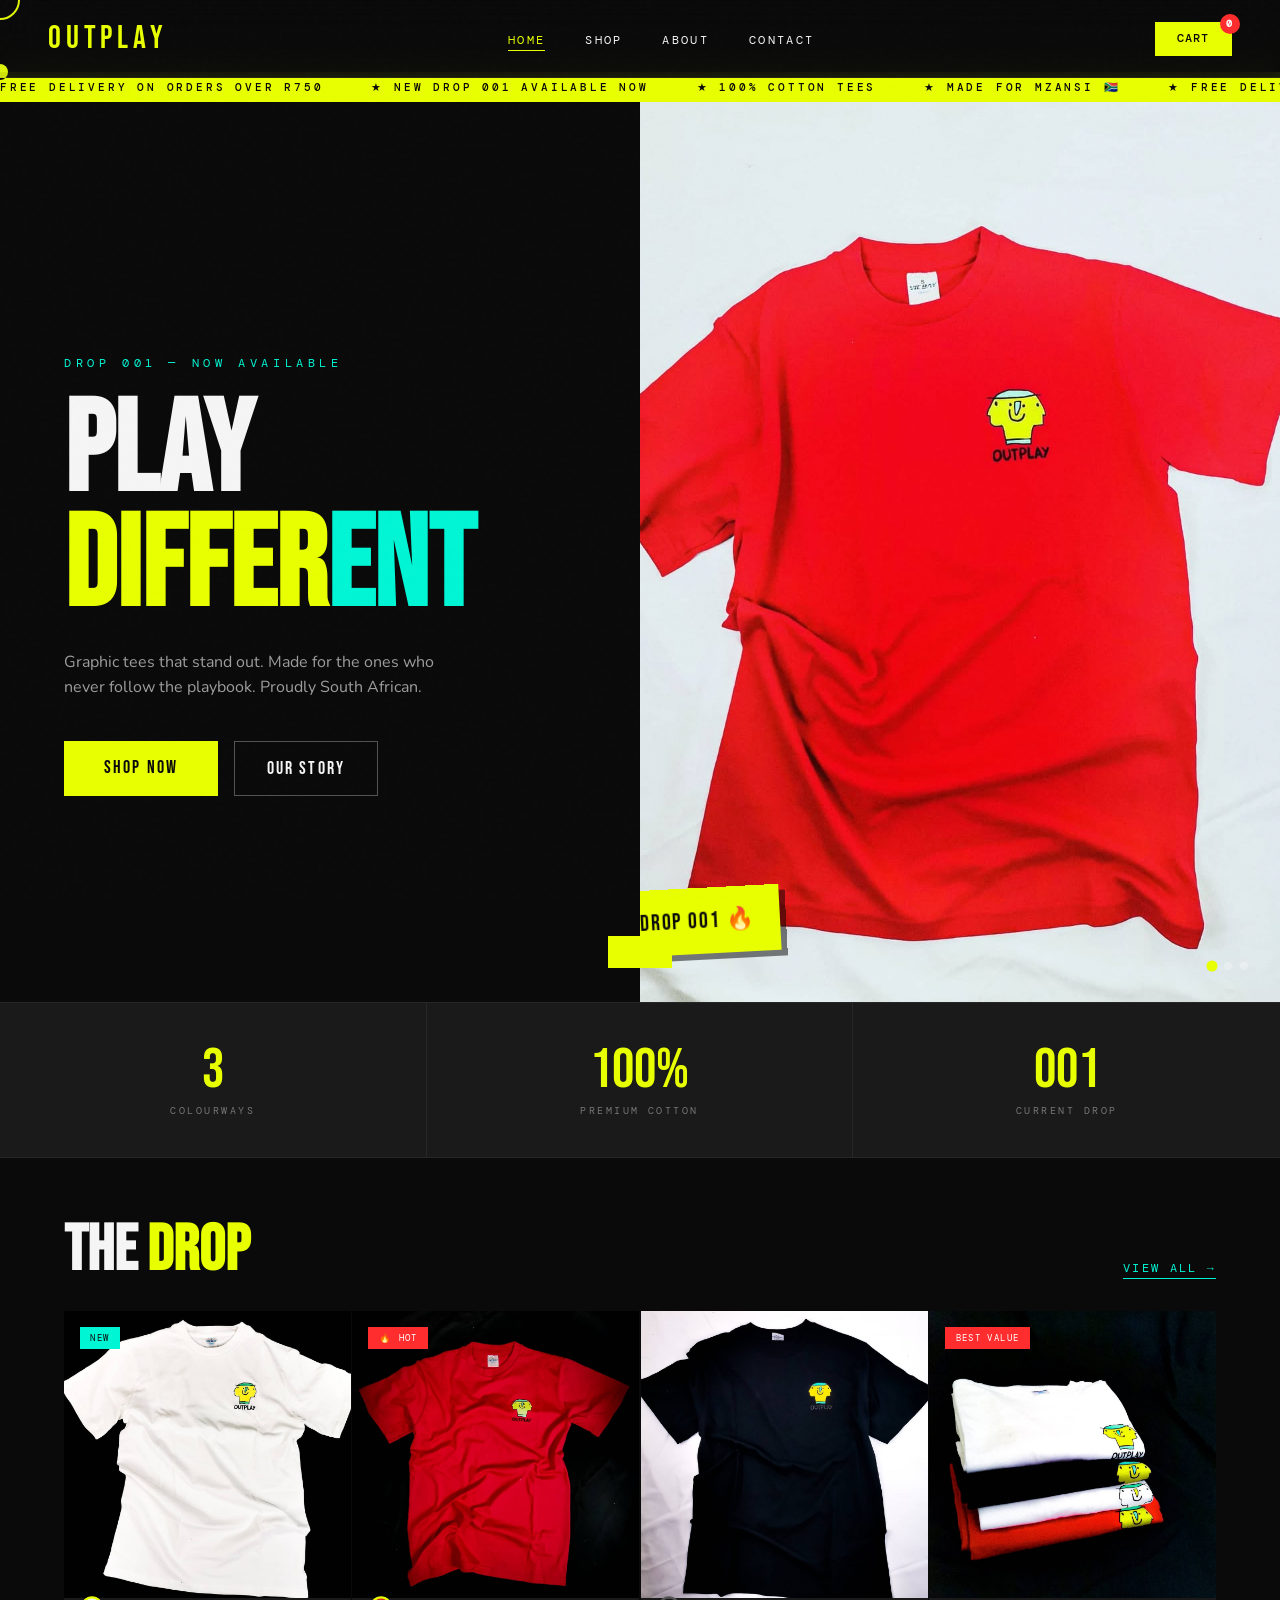
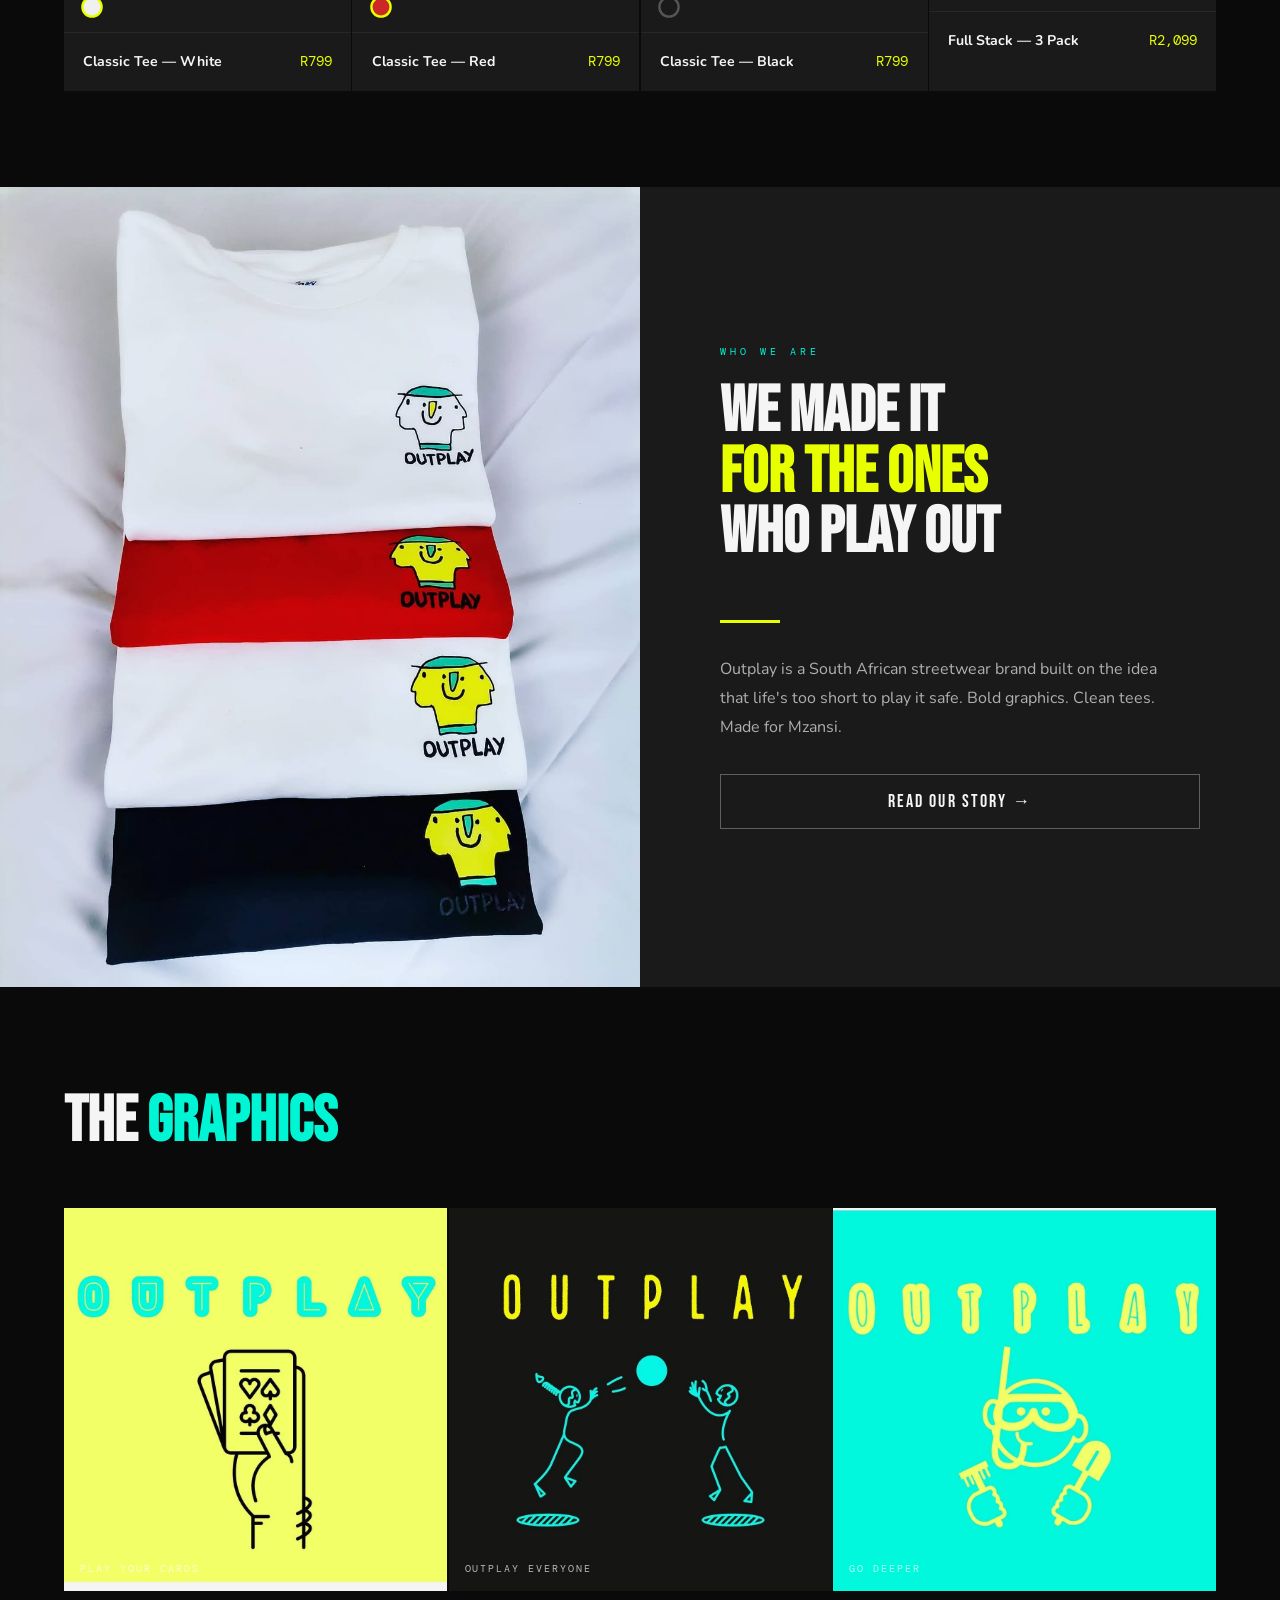
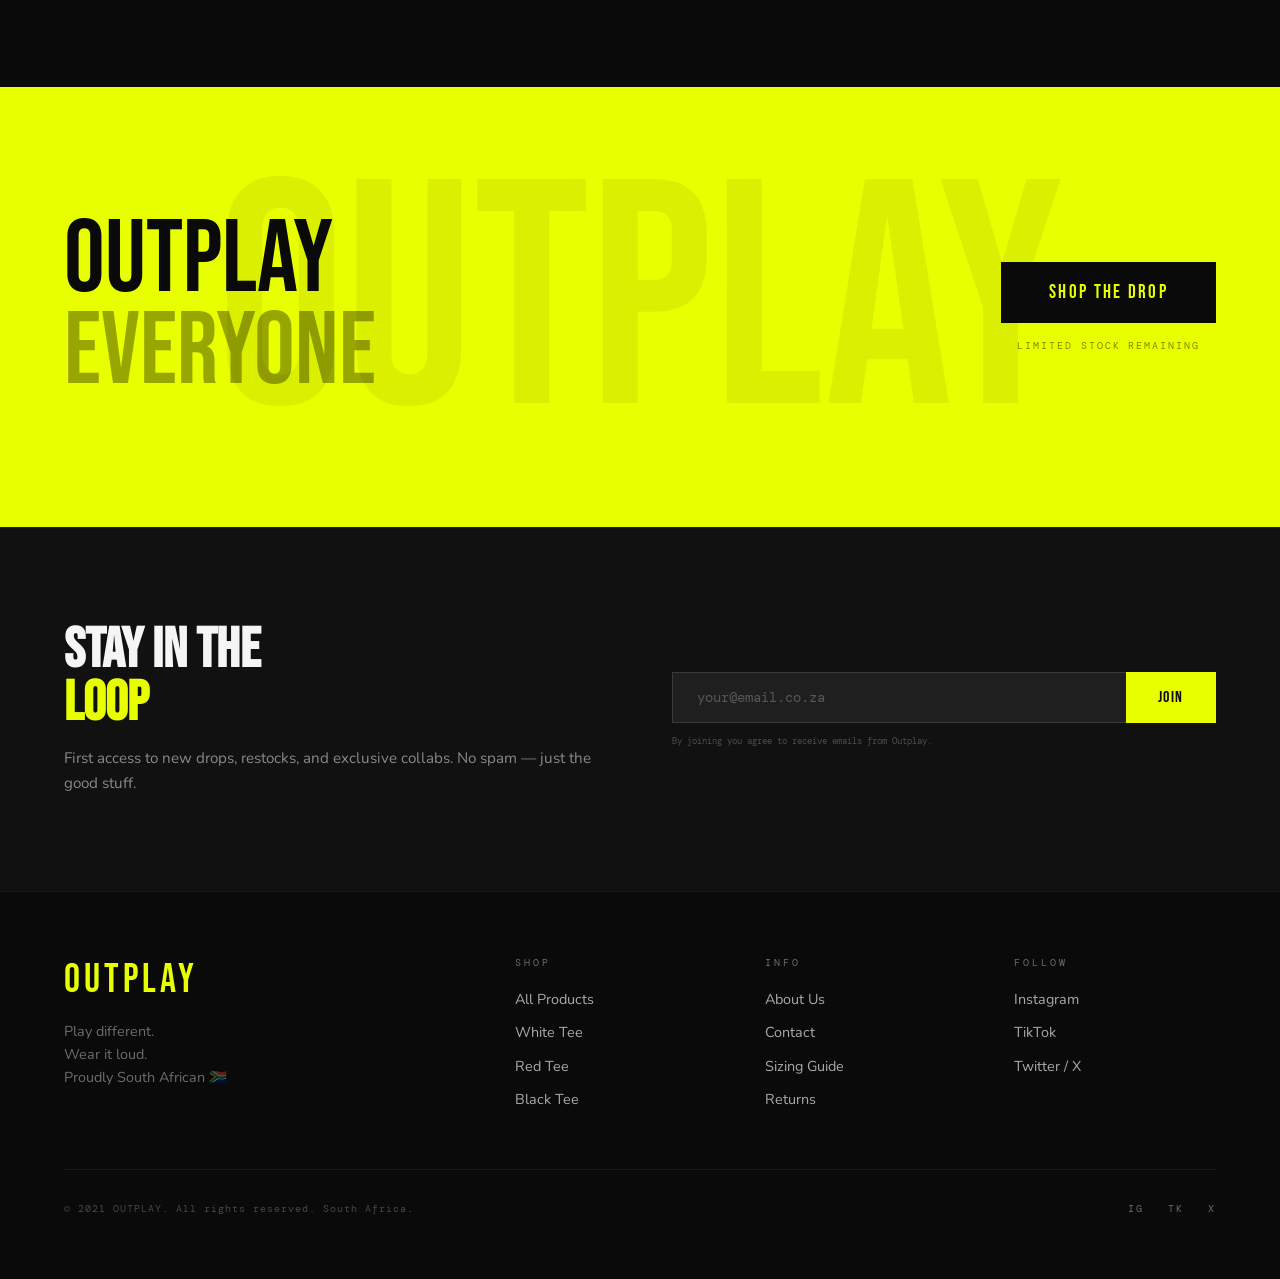
<file: index.html>
<!DOCTYPE html>
<html lang="en">
<head>
  <meta charset="UTF-8" />
  <meta name="viewport" content="width=device-width, initial-scale=1.0" />
  <title>OUTPLAY — Play Different</title>
  <link rel="stylesheet" href="shared.css" />
  <style>
    .hero {
      min-height: 100vh;
      display: grid;
      grid-template-columns: 1fr 1fr;
      position: relative;
      overflow: hidden;
    }
    .hero-left {
      display: flex;
      flex-direction: column;
      justify-content: center;
      padding: 7rem 4rem 4rem;
      z-index: 2;
    }
    .hero-eyebrow {
      font-family: 'DM Mono', monospace;
      font-size: 0.72rem;
      letter-spacing: 0.4em;
      color: var(--cyan);
      text-transform: uppercase;
      margin-bottom: 1.5rem;
      opacity: 0;
      animation: fadeUp 0.8s 0.3s forwards;
    }
    .hero-title {
      font-family: 'Bebas Neue', sans-serif;
      font-size: clamp(5rem, 10vw, 10rem);
      line-height: 0.9;
      opacity: 0;
      animation: fadeUp 0.8s 0.5s forwards;
    }
    .hero-title .accent { color: var(--yellow); }
    .hero-title .accent2 { color: var(--cyan); }
    .hero-sub {
      font-size: 1rem;
      line-height: 1.6;
      color: rgba(255,255,255,0.6);
      max-width: 380px;
      margin-top: 1.5rem;
      opacity: 0;
      animation: fadeUp 0.8s 0.7s forwards;
    }
    .hero-cta {
      display: flex; gap: 1rem;
      margin-top: 2.5rem;
      opacity: 0;
      animation: fadeUp 0.8s 0.9s forwards;
      flex-wrap: wrap;
    }
    .hero-right { position: relative; overflow: hidden; }
    .hero-img-stack { position: relative; width: 100%; height: 100%; }
    .hero-img-main {
      position: absolute; inset: 0;
      object-fit: cover; width: 100%; height: 100%;
      opacity: 0; transition: opacity 0.9s ease;
    }
    .hero-img-main.active { opacity: 1; }
    .hero-badge {
      position: absolute; bottom: 3rem; left: -1.5rem;
      background: var(--yellow); color: var(--black);
      padding: 1.2rem 1.5rem;
      font-family: 'Bebas Neue', sans-serif;
      font-size: 1.4rem; letter-spacing: 0.08em;
      transform: rotate(-3deg);
      box-shadow: 6px 6px 0 rgba(0,0,0,0.5);
      animation: float 3s ease-in-out infinite; z-index: 3;
    }
    .hero-dots { position: absolute; bottom: 2rem; right: 2rem; display: flex; gap: 0.5rem; z-index: 4; }
    .hero-dot { width: 8px; height: 8px; border-radius: 50%; background: rgba(255,255,255,0.3); cursor: none; transition: background 0.2s, transform 0.2s; }
    .hero-dot.active { background: var(--yellow); transform: scale(1.4); }

    .stats-strip { background: var(--mid); border-top: 1px solid rgba(255,255,255,0.06); border-bottom: 1px solid rgba(255,255,255,0.06); display: grid; grid-template-columns: repeat(3,1fr); }
    .stat-item { padding: 2.5rem; text-align: center; border-right: 1px solid rgba(255,255,255,0.06); }
    .stat-item:last-child { border-right: none; }
    .stat-num { font-family: 'Bebas Neue', sans-serif; font-size: 3.5rem; color: var(--yellow); line-height: 1; }
    .stat-label { font-family: 'DM Mono', monospace; font-size: 0.62rem; letter-spacing: 0.25em; color: rgba(255,255,255,0.4); text-transform: uppercase; margin-top: 0.3rem; }

    .products-section { padding: 0 4rem 6rem; }
    .products-grid { display: grid; grid-template-columns: repeat(auto-fill, minmax(280px, 1fr)); gap: 1.5px; }
    .product-card { position: relative; background: var(--mid); overflow: hidden; cursor: none; }
    .product-img-wrap { aspect-ratio: 1; overflow: hidden; position: relative; }
    .product-img-wrap img { width: 100%; height: 100%; object-fit: cover; transition: transform 0.5s cubic-bezier(0.25,0.46,0.45,0.94); display: block; }
    .product-card:hover .product-img-wrap img { transform: scale(1.07); }
    .product-overlay { position: absolute; inset: 0; background: linear-gradient(to top, rgba(10,10,10,0.95) 0%, transparent 55%); opacity: 0; transition: opacity 0.4s; display: flex; flex-direction: column; justify-content: flex-end; padding: 1.5rem; }
    .product-card:hover .product-overlay { opacity: 1; }
    .product-sizes { display: flex; gap: 0.4rem; margin-bottom: 0.8rem; flex-wrap: wrap; }
    .size-chip { font-family: 'DM Mono', monospace; font-size: 0.6rem; letter-spacing: 0.1em; color: var(--black); background: var(--yellow); padding: 0.25rem 0.55rem; cursor: none; border: none; transition: background 0.15s; }
    .size-chip:hover, .size-chip.selected { background: var(--cyan); }
    .add-to-cart-btn { background: var(--yellow); color: var(--black); border: none; padding: 0.8rem; font-family: 'Bebas Neue', sans-serif; font-size: 1rem; letter-spacing: 0.1em; width: 100%; cursor: none; transition: background 0.2s; }
    .add-to-cart-btn:hover { background: var(--cyan); }
    .product-info { padding: 1.2rem; display: flex; align-items: center; justify-content: space-between; border-top: 1px solid rgba(255,255,255,0.06); }
    .product-name { font-weight: 700; font-size: 0.88rem; }
    .product-price { font-family: 'DM Mono', monospace; font-size: 0.85rem; color: var(--yellow); }
    .product-tag { position: absolute; top: 1rem; left: 1rem; background: var(--red); color: white; font-family: 'DM Mono', monospace; font-size: 0.58rem; letter-spacing: 0.15em; padding: 0.3rem 0.65rem; text-transform: uppercase; z-index: 2; }
    .product-tag.new { background: var(--cyan); color: var(--black); }
    .color-picker { display: flex; gap: 0.4rem; padding: 0 1.2rem 1rem; }
    .color-swatch { width: 18px; height: 18px; border-radius: 50%; cursor: none; border: 2px solid transparent; transition: border-color 0.2s, transform 0.2s; }
    .color-swatch.active, .color-swatch:hover { border-color: var(--yellow); transform: scale(1.2); }

    .story-section { display: grid; grid-template-columns: 1fr 1fr; min-height: 70vh; background: var(--mid); }
    .story-left { position: relative; overflow: hidden; }
    .story-left img { width: 100%; height: 100%; object-fit: cover; display: block; }
    .story-left::after { content: 'DROP 001'; position: absolute; top: 2.5rem; right: -3.5rem; font-family: 'Bebas Neue', sans-serif; font-size: 0.9rem; letter-spacing: 0.4em; color: var(--yellow); transform: rotate(90deg); }
    .story-right { display: flex; flex-direction: column; justify-content: center; padding: 5rem; }
    .story-eyebrow { font-family: 'DM Mono', monospace; font-size: 0.62rem; letter-spacing: 0.4em; color: var(--cyan); text-transform: uppercase; margin-bottom: 1.5rem; }
    .story-title { font-family: 'Bebas Neue', sans-serif; font-size: 4rem; line-height: 0.95; margin-bottom: 1.5rem; }
    .story-body { font-size: 1rem; line-height: 1.8; color: rgba(255,255,255,0.65); max-width: 440px; }
    .story-divider { width: 60px; height: 3px; background: var(--yellow); margin: 2rem 0; }

    .graphics-section { padding: 6rem 4rem; }
    .graphics-title { font-family: 'Bebas Neue', sans-serif; font-size: clamp(3rem,5vw,5rem); margin-bottom: 3rem; }
    .graphics-grid { display: grid; grid-template-columns: repeat(3,1fr); gap: 1.5px; }
    .graphic-item { position: relative; overflow: hidden; cursor: none; }
    .graphic-item img { width: 100%; aspect-ratio: 1; object-fit: cover; transition: transform 0.5s ease; display: block; }
    .graphic-item:hover img { transform: scale(1.06); }
    .graphic-caption { position: absolute; bottom: 1rem; left: 1rem; font-family: 'DM Mono', monospace; font-size: 0.62rem; letter-spacing: 0.2em; color: rgba(255,255,255,0.7); text-transform: uppercase; }

    .callout-section { background: var(--yellow); padding: 8rem 4rem; display: flex; align-items: center; justify-content: space-between; overflow: hidden; position: relative; }
    .callout-section::before { content: 'OUTPLAY'; position: absolute; font-family: 'Bebas Neue', sans-serif; font-size: 25vw; color: rgba(0,0,0,0.06); left: 50%; transform: translateX(-50%); white-space: nowrap; pointer-events: none; }
    .callout-text { font-family: 'Bebas Neue', sans-serif; font-size: clamp(4rem,8vw,8rem); color: var(--black); line-height: 0.9; position: relative; z-index: 1; }
    .callout-text em { font-style: normal; color: rgba(0,0,0,0.35); }
    .callout-cta { position: relative; z-index: 1; flex-shrink: 0; }
    .btn-dark { background: var(--black); color: var(--yellow); border: none; padding: 1.2rem 3rem; font-family: 'Bebas Neue', sans-serif; font-size: 1.2rem; letter-spacing: 0.12em; cursor: none; transition: background 0.2s, transform 0.15s; display: block; text-align: center; text-decoration: none; margin-bottom: 1rem; }
    .btn-dark:hover { background: var(--mid); transform: translateY(-2px); }

    .newsletter-section { padding: 6rem 4rem; background: var(--dark); display: grid; grid-template-columns: 1fr 1fr; gap: 4rem; align-items: center; border-top: 1px solid rgba(255,255,255,0.06); }
    .newsletter-title { font-family: 'Bebas Neue', sans-serif; font-size: 3.5rem; line-height: 0.95; }
    .newsletter-title .accent { color: var(--yellow); }
    .newsletter-sub { color: rgba(255,255,255,0.5); font-size: 0.95rem; line-height: 1.6; margin-top: 1rem; }
    .newsletter-form { display: flex; }
    .newsletter-input { flex: 1; background: rgba(255,255,255,0.06); border: 1px solid rgba(255,255,255,0.12); border-right: none; color: var(--white); padding: 1rem 1.5rem; font-family: 'DM Mono', monospace; font-size: 0.85rem; outline: none; transition: border-color 0.2s; }
    .newsletter-input:focus { border-color: var(--yellow); }
    .newsletter-input::placeholder { color: rgba(255,255,255,0.25); }
    .newsletter-btn { background: var(--yellow); color: var(--black); border: none; padding: 1rem 2rem; font-family: 'Bebas Neue', sans-serif; font-size: 1rem; letter-spacing: 0.1em; cursor: none; transition: background 0.2s; }
    .newsletter-btn:hover { background: var(--cyan); }

    @media(max-width:900px){
      .hero{grid-template-columns:1fr;}
      .hero-right{display:none;}
      .hero-left{padding:6rem 1.5rem 4rem;}
      .stats-strip{grid-template-columns:1fr;}
      .stat-item{border-right:none;border-bottom:1px solid rgba(255,255,255,0.06);}
      .products-section{padding:0 1.5rem 4rem;}
      .products-grid{grid-template-columns:repeat(2,1fr);}
      .story-section{grid-template-columns:1fr;}
      .story-left{height:50vw;}
      .story-right{padding:3rem 1.5rem;}
      .graphics-section{padding:4rem 1.5rem;}
      .graphics-grid{grid-template-columns:1fr 1fr;}
      .callout-section{flex-direction:column;gap:2rem;text-align:center;padding:5rem 1.5rem;}
      .newsletter-section{grid-template-columns:1fr;gap:2rem;padding:4rem 1.5rem;}
      .newsletter-form{flex-direction:column;}
      .newsletter-input{border-right:1px solid rgba(255,255,255,0.12);}
    }
  </style>
</head>
<body>
  <div class="cursor" id="cursor"></div>
  <div class="cursor-ring" id="cursorRing"></div>

  <nav>
    <a href="index.html" class="nav-logo">OUTPLAY</a>
    <ul class="nav-links">
      <li><a href="index.html">Home</a></li>
      <li><a href="shop.html">Shop</a></li>
      <li><a href="about.html">About</a></li>
      <li><a href="contact.html">Contact</a></li>
    </ul>
    <div class="nav-right">
      <button class="nav-cart" onclick="openCart()">CART <span class="cart-count" id="cartCount">0</span></button>
    </div>
  </nav>

  <div class="marquee-wrapper">
    <div class="marquee-track">
      <span>Free delivery on orders over R750</span><span>★ New Drop 001 Available Now</span><span>★ 100% Cotton Tees</span><span>★ Made for Mzansi 🇿🇦</span>
      <span>★ Free delivery on orders over R750</span><span>★ New Drop 001 Available Now</span><span>★ 100% Cotton Tees</span><span>★ Made for Mzansi 🇿🇦</span>
      <span>★ Free delivery on orders over R750</span><span>★ New Drop 001 Available Now</span><span>★ 100% Cotton Tees</span><span>★ Made for Mzansi 🇿🇦</span>
    </div>
  </div>

  <section class="hero">
    <div class="hero-left">
      <p class="hero-eyebrow">Drop 001 — Now Available</p>
      <h1 class="hero-title">PLAY<br><span class="accent">DIFFER</span><span class="accent2">ENT</span></h1>
      <p class="hero-sub">Graphic tees that stand out. Made for the ones who never follow the playbook. Proudly South African.</p>
      <div class="hero-cta">
        <a href="shop.html" class="btn-primary">Shop Now</a>
        <a href="about.html" class="btn-outline">Our Story</a>
      </div>
    </div>
    <div class="hero-right">
      <div class="hero-img-stack">
        <img src="img/IMG_5603.jpeg" class="hero-img-main active" alt="Red Tee" />
        <img src="img/IMG_5601.jpeg" class="hero-img-main" alt="Black Tee" />
        <img src="img/IMG_5597.jpeg" class="hero-img-main" alt="White Tee" />
      </div>
      <div class="hero-badge">Drop 001 🔥</div>
      <div class="hero-dots">
        <div class="hero-dot active" onclick="setHeroSlide(0)"></div>
        <div class="hero-dot" onclick="setHeroSlide(1)"></div>
        <div class="hero-dot" onclick="setHeroSlide(2)"></div>
      </div>
    </div>
  </section>

  <div class="stats-strip">
    <div class="stat-item reveal"><div class="stat-num">3</div><div class="stat-label">Colourways</div></div>
    <div class="stat-item reveal" style="transition-delay:.1s"><div class="stat-num">100%</div><div class="stat-label">Premium Cotton</div></div>
    <div class="stat-item reveal" style="transition-delay:.2s"><div class="stat-num">001</div><div class="stat-label">Current Drop</div></div>
  </div>

  <section>
    <div class="section-header">
      <h2 class="section-title reveal">THE <span class="accent">DROP</span></h2>
      <a href="shop.html" class="view-all reveal">View All →</a>
    </div>
    <div class="products-section"><div class="products-grid" id="productsGrid"></div></div>
  </section>

  <section class="story-section">
    <div class="story-left"><img src="img/IMG_5602.jpeg" alt="Tee stack" /></div>
    <div class="story-right">
      <p class="story-eyebrow reveal">Who We Are</p>
      <h2 class="story-title reveal">WE MADE IT<br><span style="color:var(--yellow)">FOR THE ONES</span><br>WHO PLAY OUT</h2>
      <div class="story-divider reveal"></div>
      <p class="story-body reveal">Outplay is a South African streetwear brand built on the idea that life's too short to play it safe. Bold graphics. Clean tees. Made for Mzansi.</p>
      <a href="about.html" class="btn-outline reveal" style="margin-top:2rem;display:inline-block">Read Our Story →</a>
    </div>
  </section>

  <section class="graphics-section">
    <h2 class="graphics-title reveal">THE <span style="color:var(--cyan)">GRAPHICS</span></h2>
    <div class="graphics-grid">
      <div class="graphic-item reveal"><img src="img/IMG_5604.jpeg" alt="Card graphic" /><div class="graphic-caption">Play Your Cards</div></div>
      <div class="graphic-item reveal" style="transition-delay:.1s"><img src="img/IMG_5605.jpeg" alt="Sport graphic" /><div class="graphic-caption">Outplay Everyone</div></div>
      <div class="graphic-item reveal" style="transition-delay:.2s"><img src="img/IMG_5606.jpeg" alt="Snorkel graphic" /><div class="graphic-caption">Go Deeper</div></div>
    </div>
  </section>

  <div class="callout-section">
    <div class="callout-text">OUTPLAY<br><em>EVERYONE</em></div>
    <div class="callout-cta">
      <a href="shop.html" class="btn-dark">Shop The Drop</a>
      <p style="font-family:'DM Mono',monospace;font-size:0.62rem;letter-spacing:0.2em;color:rgba(0,0,0,0.45);text-align:center;text-transform:uppercase;">Limited stock remaining</p>
    </div>
  </div>

  <section class="newsletter-section">
    <div>
      <h2 class="newsletter-title reveal">STAY IN THE<br><span class="accent">LOOP</span></h2>
      <p class="newsletter-sub reveal">First access to new drops, restocks, and exclusive collabs. No spam — just the good stuff.</p>
    </div>
    <div class="reveal">
      <div class="newsletter-form">
        <input type="email" class="newsletter-input" placeholder="your@email.co.za" id="emailInput" />
        <button class="newsletter-btn" onclick="subscribeNewsletter()">JOIN</button>
      </div>
      <p style="font-family:'DM Mono',monospace;font-size:0.58rem;color:rgba(255,255,255,0.25);margin-top:0.7rem;">By joining you agree to receive emails from Outplay.</p>
    </div>
  </section>

  <footer>
    <div class="footer-top">
      <div><div class="footer-logo">OUTPLAY</div><p class="footer-tagline">Play different.<br>Wear it loud.<br>Proudly South African 🇿🇦</p></div>
      <div>
        <div class="footer-col-title">Shop</div>
        <ul class="footer-links">
          <li><a href="shop.html">All Products</a></li>
          <li><a href="shop.html">White Tee</a></li>
          <li><a href="shop.html">Red Tee</a></li>
          <li><a href="shop.html">Black Tee</a></li>
        </ul>
      </div>
      <div>
        <div class="footer-col-title">Info</div>
        <ul class="footer-links">
          <li><a href="about.html">About Us</a></li>
          <li><a href="contact.html">Contact</a></li>
          <li><a href="#">Sizing Guide</a></li>
          <li><a href="#">Returns</a></li>
        </ul>
      </div>
      <div>
        <div class="footer-col-title">Follow</div>
        <ul class="footer-links">
          <li><a href="#">Instagram</a></li>
          <li><a href="#">TikTok</a></li>
          <li><a href="#">Twitter / X</a></li>
        </ul>
      </div>
    </div>
    <div class="footer-bottom">
      <span class="footer-copy">© 2021 OUTPLAY. All rights reserved. South Africa.</span>
      <div class="social-links"><a href="#" class="social-link">IG</a><a href="#" class="social-link">TK</a><a href="#" class="social-link">X</a></div>
    </div>
  </footer>

  <div class="cart-overlay" id="cartOverlay" onclick="closeCart()"></div>
  <div class="cart-sidebar" id="cartSidebar">
    <div class="cart-header"><h2>YOUR CART</h2><button class="cart-close" onclick="closeCart()">✕</button></div>
    <div class="cart-items" id="cartItems"></div>
    <div class="cart-footer">
      <div class="cart-total"><span>TOTAL</span><span id="cartTotal">R0</span></div>
      <button class="checkout-btn" onclick="checkout()">CHECKOUT →</button>
    </div>
  </div>
  <div class="toast" id="toast"></div>

  <script src="shared.js"></script>
  <script>
    let currentSlide = 0;
    const slides = document.querySelectorAll('.hero-img-main');
    const dots = document.querySelectorAll('.hero-dot');
    function setHeroSlide(idx) {
      slides.forEach((s,i) => s.classList.toggle('active', i===idx));
      dots.forEach((d,i) => d.classList.toggle('active', i===idx));
      currentSlide = idx;
    }
    setInterval(() => setHeroSlide((currentSlide+1) % slides.length), 4500);

    const selectedSizes = {};
    function renderProducts() {
      const grid = document.getElementById('productsGrid');
      PRODUCTS.forEach((p, i) => {
        const card = document.createElement('div');
        card.className = 'product-card reveal';
        card.style.transitionDelay = `${i*0.08}s`;
        card.innerHTML = `
          ${p.tag ? `<div class="product-tag ${p.tag==='new'?'new':''}">${p.tagLabel}</div>` : ''}
          <div class="product-img-wrap">
            <img src="${p.images[0]}" alt="${p.name}" loading="lazy"/>
            <div class="product-overlay">
              <div class="product-sizes">${p.sizes.map(s=>`<button class="size-chip" onclick="selectSize(event,${p.id},'${s}')" data-size="${s}">${s}</button>`).join('')}</div>
              <button class="add-to-cart-btn" onclick="quickAdd(${p.id})">ADD TO CART</button>
            </div>
          </div>
          ${p.colorHex ? `<div class="color-picker"><div class="color-swatch active" style="background:${p.colorHex};${p.color==='black'?'border:2px solid #555':''}"></div></div>` : '<div style="height:0.8rem"></div>'}
          <div class="product-info">
            <span class="product-name">${p.name}</span>
            <span class="product-price">${formatZAR(p.price)}</span>
          </div>`;
        grid.appendChild(card);
      });
      initReveal();
      window.reattachCursor?.();
    }
    function selectSize(e, pid, size) {
      selectedSizes[pid] = size;
      e.target.closest('.product-sizes').querySelectorAll('.size-chip').forEach(c => c.classList.toggle('selected', c.dataset.size===size));
    }
    function quickAdd(pid) {
      const p = PRODUCTS.find(x => x.id===pid);
      addToCart(pid, selectedSizes[pid] || p.sizes[Math.floor(p.sizes.length/2)]);
    }
    renderProducts();
  </script>
</body>
</html>
</file>
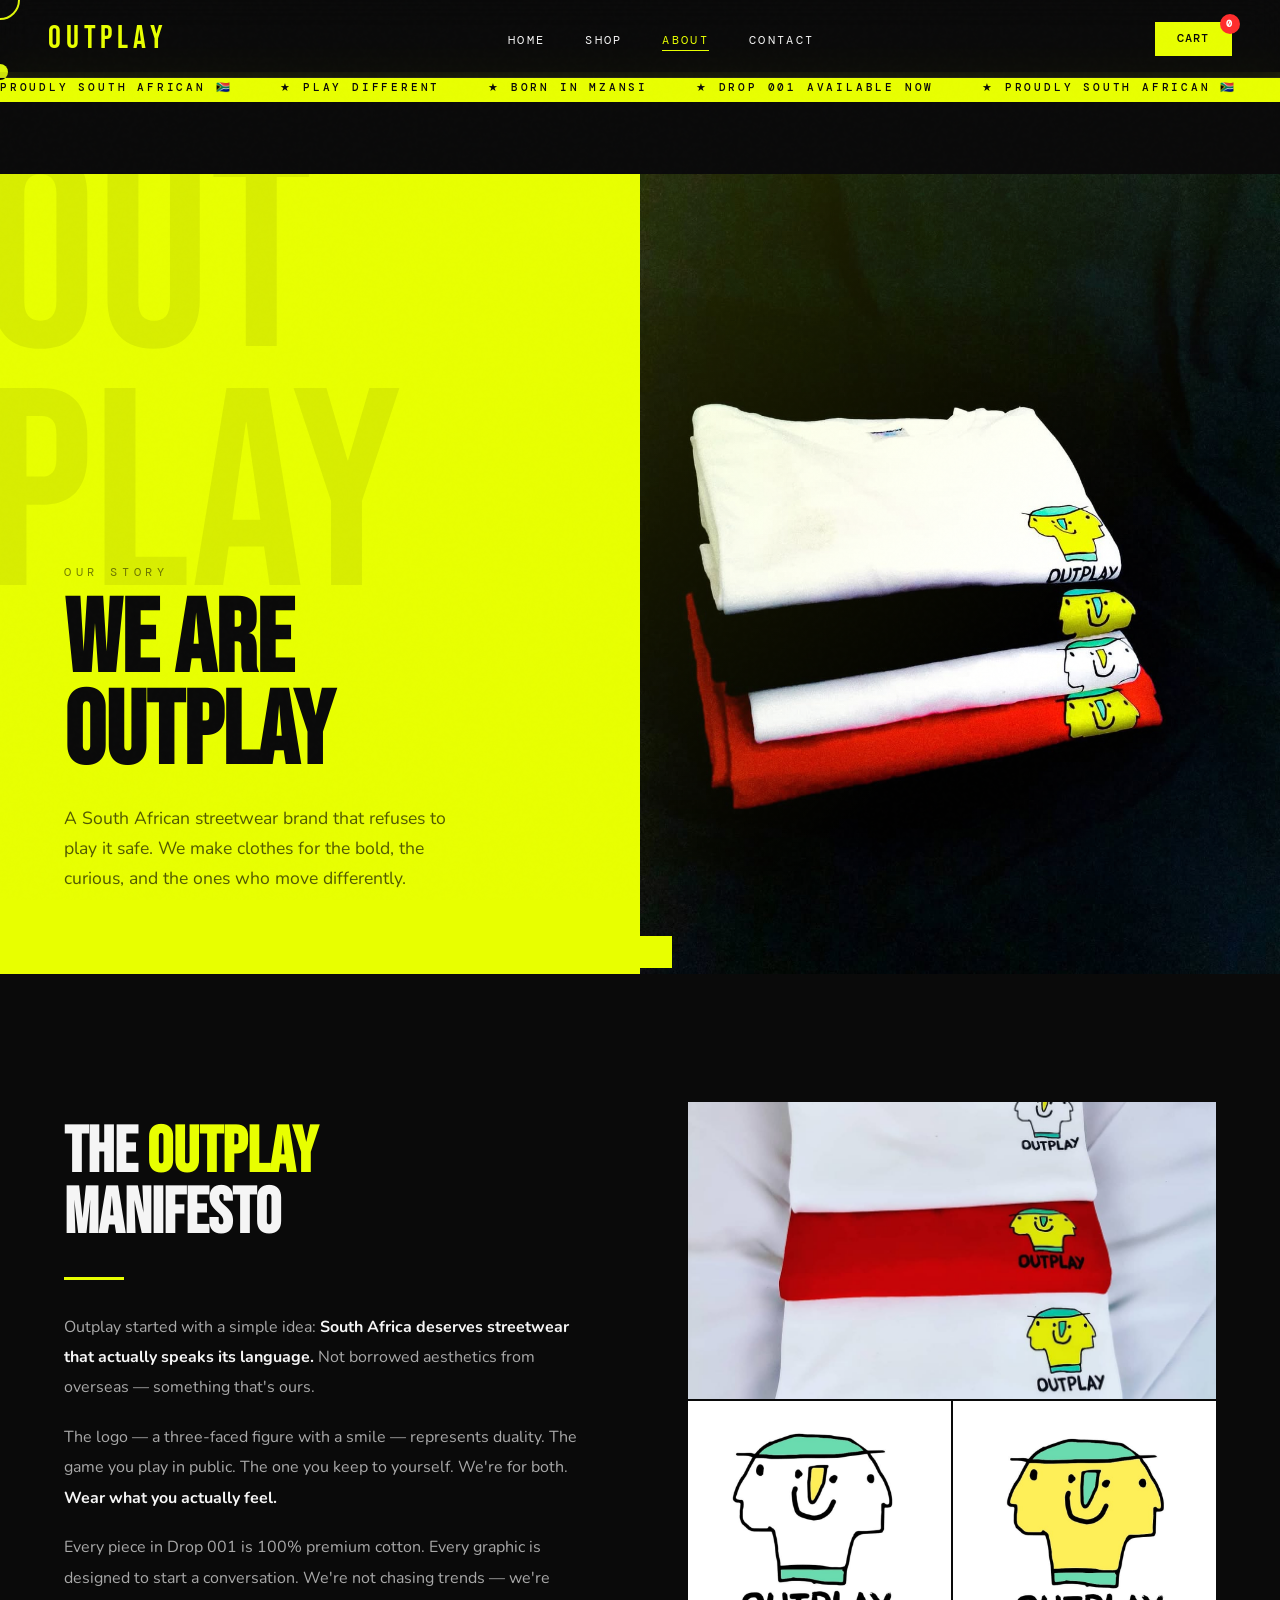
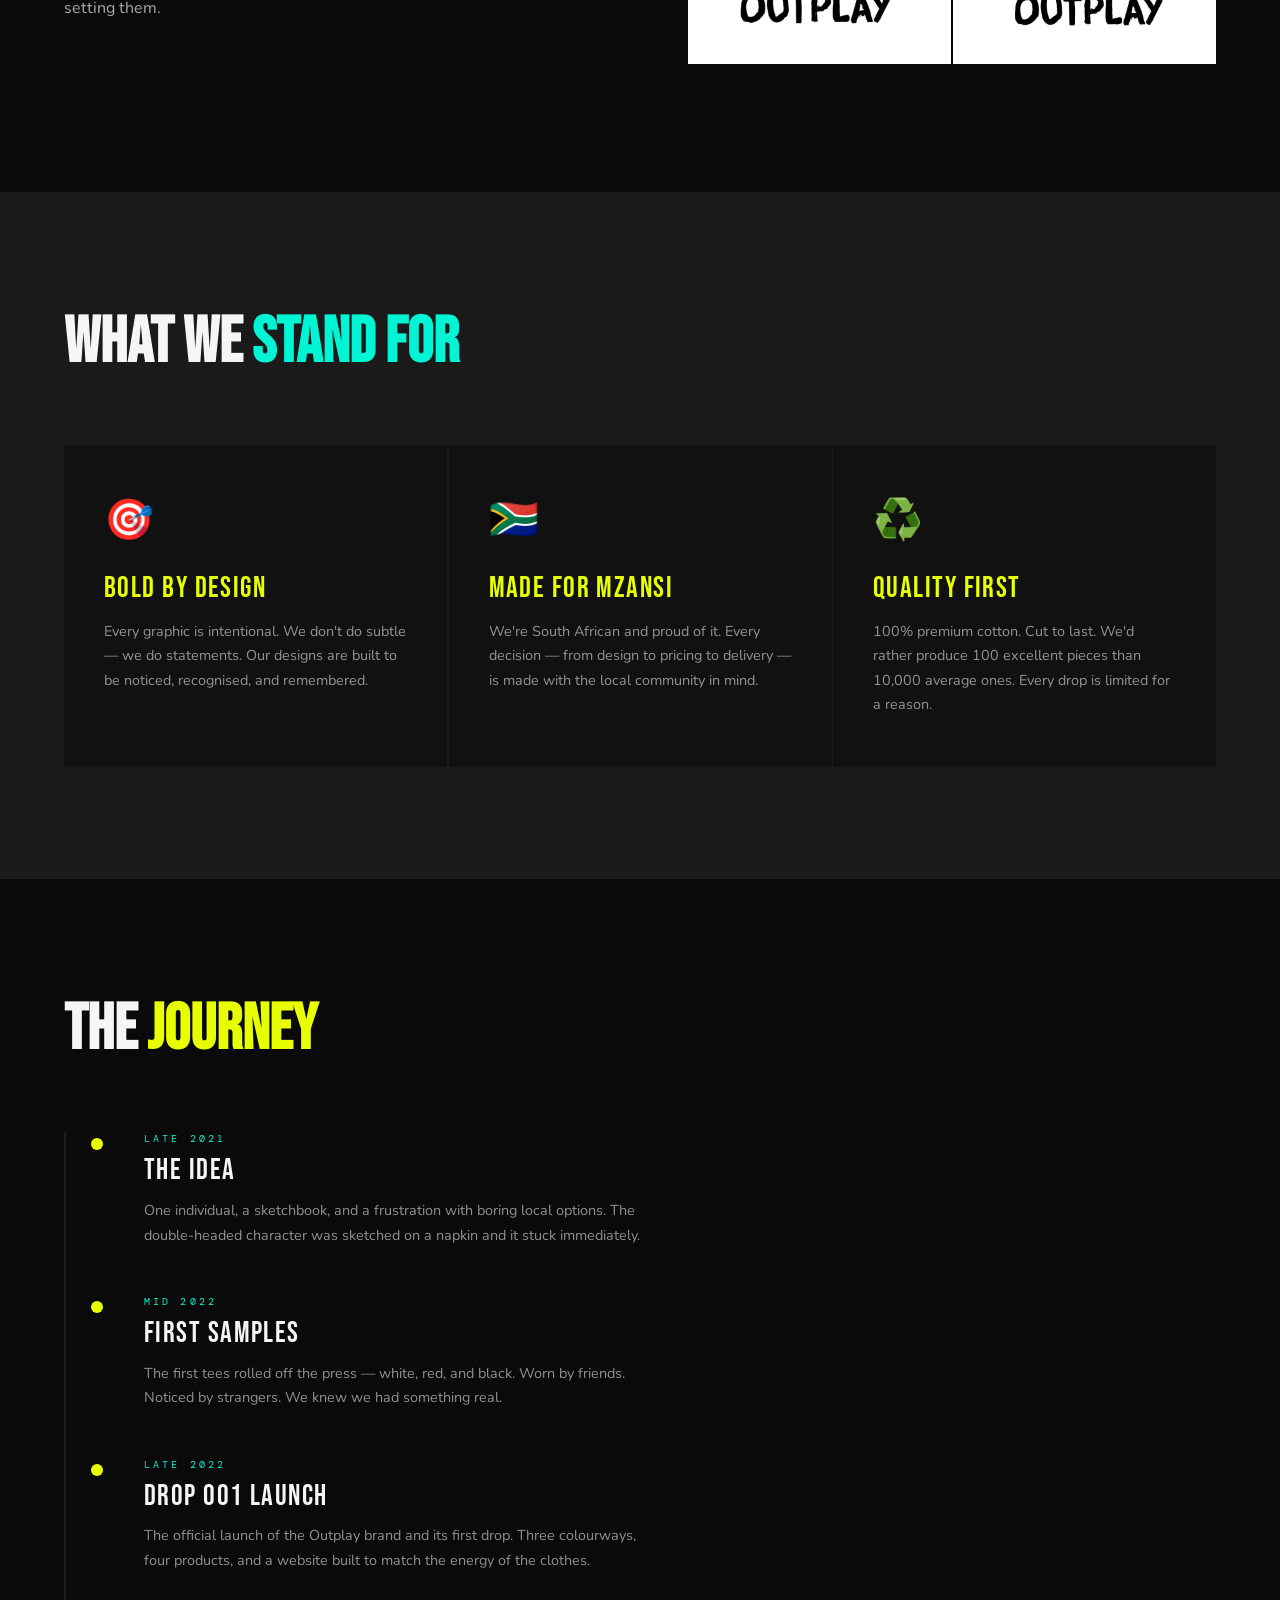
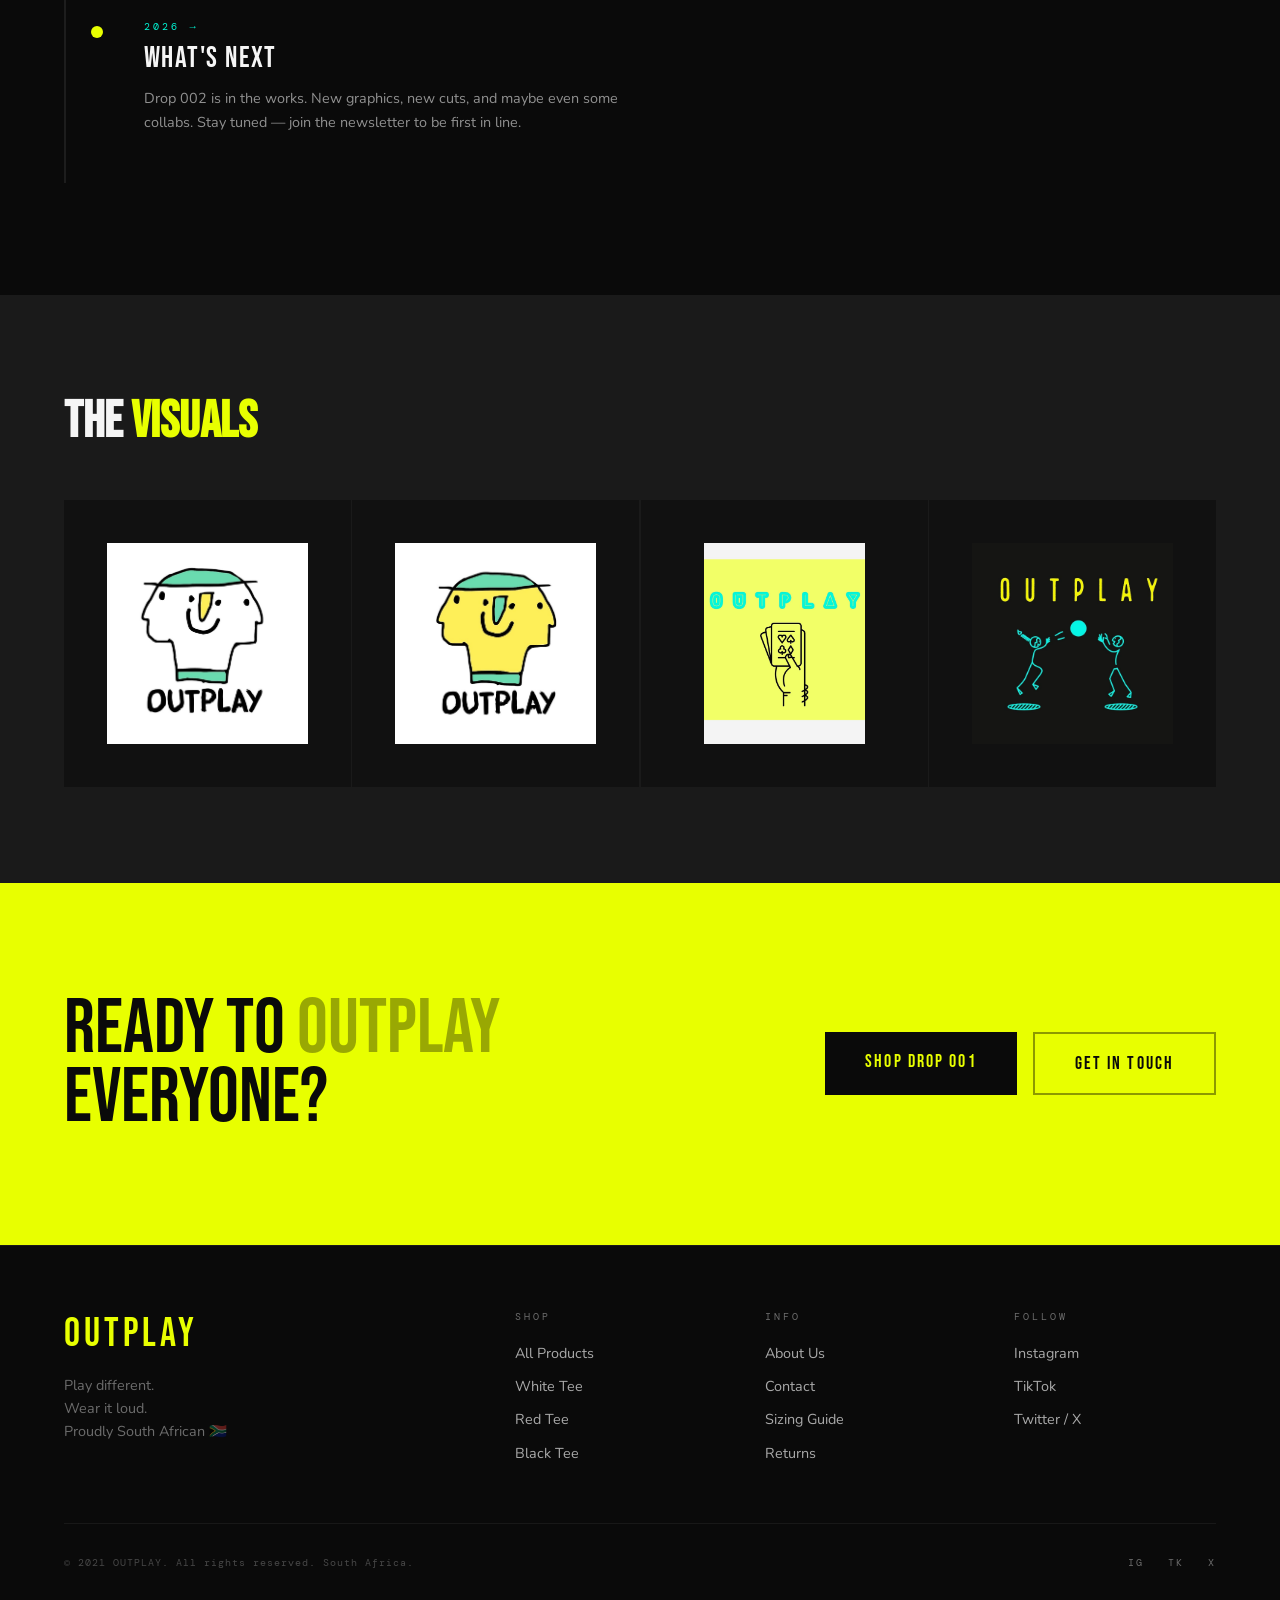
<file: about.html>
<!DOCTYPE html>
<html lang="en">
<head>
  <meta charset="UTF-8" />
  <meta name="viewport" content="width=device-width, initial-scale=1.0" />
  <title>About — OUTPLAY</title>
  <link rel="stylesheet" href="shared.css" />
  <style>
    /* HERO */
    .about-hero {
      min-height: 85vh;
      display: grid;
      grid-template-columns: 1fr 1fr;
      padding-top: 72px;
    }
    .about-hero-left {
      background: var(--yellow);
      display: flex;
      flex-direction: column;
      justify-content: flex-end;
      padding: 5rem 4rem;
      position: relative;
      overflow: hidden;
    }
    .about-hero-left::before {
      content: 'OUT\APLAY';
      white-space: pre;
      position: absolute;
      top: -2rem; left: -1rem;
      font-family: 'Bebas Neue', sans-serif;
      font-size: 22vw;
      color: rgba(0,0,0,0.07);
      line-height: 0.85;
      pointer-events: none;
    }
    .about-hero-eyebrow {
      font-family: 'DM Mono', monospace;
      font-size: 0.72rem;
      letter-spacing: 0.4em;
      color: rgba(0,0,0,0.5);
      text-transform: uppercase;
      margin-bottom: 1rem;
      position: relative; z-index: 1;
      opacity: 0;
      animation: fadeUp 0.8s 0.2s forwards;
    }
    .about-hero-title {
      font-family: 'Bebas Neue', sans-serif;
      font-size: clamp(4rem, 8vw, 8rem);
      color: var(--black);
      line-height: 0.9;
      position: relative; z-index: 1;
      opacity: 0;
      animation: fadeUp 0.8s 0.4s forwards;
    }
    .about-hero-sub {
      font-size: 1.1rem;
      color: rgba(0,0,0,0.65);
      line-height: 1.7;
      margin-top: 1.5rem;
      max-width: 400px;
      position: relative; z-index: 1;
      opacity: 0;
      animation: fadeUp 0.8s 0.6s forwards;
    }
    .about-hero-right {
      position: relative;
      overflow: hidden;
    }
    .about-hero-right img {
      width: 100%; height: 100%;
      object-fit: cover;
      display: block;
    }
    .about-hero-right::after {
      content: '';
      position: absolute;
      inset: 0;
      background: linear-gradient(135deg, rgba(232,255,0,0.15) 0%, transparent 60%);
    }

    /* MANIFESTO */
    .manifesto {
      background: var(--black);
      padding: 8rem 4rem;
      display: grid;
      grid-template-columns: 1fr 1fr;
      gap: 6rem;
      align-items: center;
    }
    .manifesto-text h2 {
      font-family: 'Bebas Neue', sans-serif;
      font-size: clamp(3rem, 5vw, 5rem);
      line-height: 0.95;
      margin-bottom: 2rem;
    }
    .manifesto-text h2 .accent { color: var(--yellow); }
    .manifesto-text p {
      font-size: 1rem;
      line-height: 1.9;
      color: rgba(255,255,255,0.65);
      margin-bottom: 1.2rem;
    }
    .manifesto-text p strong { color: var(--white); }
    .divider { width: 60px; height: 3px; background: var(--yellow); margin: 2rem 0; }
    .manifesto-img-grid {
      display: grid;
      grid-template-columns: 1fr 1fr;
      gap: 1.5px;
    }
    .manifesto-img-grid img { width: 100%; aspect-ratio: 1; object-fit: cover; display: block; }
    .manifesto-img-grid img:first-child { grid-column: 1 / -1; aspect-ratio: 16/9; }

    /* VALUES */
    .values-section {
      background: var(--mid);
      padding: 7rem 4rem;
    }
    .values-header {
      font-family: 'Bebas Neue', sans-serif;
      font-size: clamp(3rem, 5vw, 5rem);
      margin-bottom: 4rem;
    }
    .values-header .accent { color: var(--cyan); }
    .values-grid {
      display: grid;
      grid-template-columns: repeat(3, 1fr);
      gap: 1.5px;
    }
    .value-card {
      background: var(--dark);
      padding: 3rem 2.5rem;
      border-bottom: 3px solid transparent;
      transition: border-color 0.3s, transform 0.3s;
    }
    .value-card:hover { border-color: var(--yellow); transform: translateY(-4px); }
    .value-icon { font-size: 2.5rem; margin-bottom: 1.5rem; }
    .value-title {
      font-family: 'Bebas Neue', sans-serif;
      font-size: 1.8rem;
      letter-spacing: 0.05em;
      color: var(--yellow);
      margin-bottom: 0.8rem;
    }
    .value-body { font-size: 0.9rem; line-height: 1.7; color: rgba(255,255,255,0.55); }

    /* STORY TIMELINE */
    .timeline-section {
      padding: 7rem 4rem;
      background: var(--black);
    }
    .timeline-header {
      font-family: 'Bebas Neue', sans-serif;
      font-size: clamp(3rem, 5vw, 5rem);
      margin-bottom: 4rem;
    }
    .timeline-header .accent { color: var(--yellow); }
    .timeline { position: relative; padding-left: 2rem; }
    .timeline::before {
      content: '';
      position: absolute;
      left: 0; top: 0; bottom: 0;
      width: 2px;
      background: rgba(255,255,255,0.08);
    }
    .timeline-item {
      position: relative;
      padding: 0 0 3rem 3rem;
    }
    .timeline-item::before {
      content: '';
      position: absolute;
      left: -5px; top: 6px;
      width: 12px; height: 12px;
      border-radius: 50%;
      background: var(--yellow);
    }
    .timeline-date {
      font-family: 'DM Mono', monospace;
      font-size: 0.65rem;
      letter-spacing: 0.3em;
      color: var(--cyan);
      text-transform: uppercase;
      margin-bottom: 0.5rem;
    }
    .timeline-title {
      font-family: 'Bebas Neue', sans-serif;
      font-size: 1.8rem;
      letter-spacing: 0.05em;
      margin-bottom: 0.6rem;
    }
    .timeline-body { font-size: 0.9rem; line-height: 1.7; color: rgba(255,255,255,0.55); max-width: 500px; }

    /* LOGOS SECTION */
    .logos-section {
      background: var(--mid);
      padding: 6rem 4rem;
    }
    .logos-header {
      font-family: 'Bebas Neue', sans-serif;
      font-size: clamp(2.5rem, 4vw, 4rem);
      margin-bottom: 3rem;
    }
    .logos-header .accent { color: var(--yellow); }
    .logos-grid {
      display: grid;
      grid-template-columns: repeat(4, 1fr);
      gap: 1.5px;
    }
    .logo-item {
      background: var(--dark);
      aspect-ratio: 1;
      display: flex;
      align-items: center;
      justify-content: center;
      overflow: hidden;
      transition: transform 0.3s;
      cursor: none;
    }
    .logo-item:hover { transform: scale(1.03); }
    .logo-item img { width: 70%; height: 70%; object-fit: contain; }

    /* CTA */
    .about-cta {
      background: var(--yellow);
      padding: 7rem 4rem;
      display: flex;
      align-items: center;
      justify-content: space-between;
      gap: 3rem;
    }
    .about-cta-text {
      font-family: 'Bebas Neue', sans-serif;
      font-size: clamp(3rem, 6vw, 6rem);
      color: var(--black);
      line-height: 0.9;
    }
    .about-cta-text em { font-style: normal; opacity: 0.35; }
    .about-cta-actions { display: flex; gap: 1rem; flex-shrink: 0; flex-wrap: wrap; }
    .btn-dark { background: var(--black); color: var(--yellow); border: none; padding: 1.2rem 2.5rem; font-family: 'Bebas Neue', sans-serif; font-size: 1.1rem; letter-spacing: 0.12em; cursor: none; transition: background 0.2s, transform 0.15s; display: inline-block; text-decoration: none; text-align: center; }
    .btn-dark:hover { background: var(--mid); transform: translateY(-2px); }
    .btn-dark-outline { background: transparent; color: var(--black); border: 2px solid rgba(0,0,0,0.4); padding: 1.2rem 2.5rem; font-family: 'Bebas Neue', sans-serif; font-size: 1.1rem; letter-spacing: 0.12em; cursor: none; transition: all 0.2s; display: inline-block; text-decoration: none; text-align: center; }
    .btn-dark-outline:hover { background: var(--black); color: var(--yellow); border-color: var(--black); }

    @media(max-width:900px){
      .about-hero{grid-template-columns:1fr;min-height:auto;}
      .about-hero-right{height:50vw;}
      .about-hero-left{padding:4rem 1.5rem;}
      .manifesto{grid-template-columns:1fr;gap:3rem;padding:4rem 1.5rem;}
      .values-section{padding:4rem 1.5rem;}
      .values-grid{grid-template-columns:1fr;}
      .timeline-section{padding:4rem 1.5rem;}
      .logos-section{padding:4rem 1.5rem;}
      .logos-grid{grid-template-columns:repeat(2,1fr);}
      .about-cta{flex-direction:column;text-align:center;padding:5rem 1.5rem;}
    }
  </style>
</head>
<body>
  <div class="cursor" id="cursor"></div>
  <div class="cursor-ring" id="cursorRing"></div>

  <nav>
    <a href="index.html" class="nav-logo">OUTPLAY</a>
    <ul class="nav-links">
      <li><a href="index.html">Home</a></li>
      <li><a href="shop.html">Shop</a></li>
      <li><a href="about.html">About</a></li>
      <li><a href="contact.html">Contact</a></li>
    </ul>
    <div class="nav-right">
      <button class="nav-cart" onclick="openCart()">CART <span class="cart-count" id="cartCount">0</span></button>
    </div>
  </nav>

  <div class="marquee-wrapper">
    <div class="marquee-track">
      <span>Proudly South African 🇿🇦</span><span>★ Play Different</span><span>★ Born in Mzansi</span><span>★ Drop 001 Available Now</span>
      <span>★ Proudly South African 🇿🇦</span><span>★ Play Different</span><span>★ Born in Mzansi</span><span>★ Drop 001 Available Now</span>
      <span>★ Proudly South African 🇿🇦</span><span>★ Play Different</span><span>★ Born in Mzansi</span><span>★ Drop 001 Available Now</span>
    </div>
  </div>

  <!-- HERO -->
  <div class="about-hero">
    <div class="about-hero-left">
      <p class="about-hero-eyebrow">Our Story</p>
      <h1 class="about-hero-title">WE ARE<br>OUTPLAY</h1>
      <p class="about-hero-sub">A South African streetwear brand that refuses to play it safe. We make clothes for the bold, the curious, and the ones who move differently.</p>
    </div>
    <div class="about-hero-right">
      <img src="img/IMG_5598.jpeg" alt="Outplay tee stack" />
    </div>
  </div>

  <!-- MANIFESTO -->
  <section class="manifesto">
    <div class="manifesto-text reveal">
      <h2>THE <span class="accent">OUTPLAY</span><br>MANIFESTO</h2>
      <div class="divider"></div>
      <p>Outplay started with a simple idea: <strong>South Africa deserves streetwear that actually speaks its language.</strong> Not borrowed aesthetics from overseas — something that's ours.</p>
      <p>The logo — a three-faced figure with a smile — represents duality. The game you play in public. The one you keep to yourself. We're for both. <strong>Wear what you actually feel.</strong></p>
      <p>Every piece in Drop 001 is 100% premium cotton. Every graphic is designed to start a conversation. We're not chasing trends — we're setting them.</p>
    </div>
    <div class="manifesto-img-grid reveal" style="transition-delay:0.2s">
      <img src="img/IMG_5602.jpeg" alt="Stacked tees" />
      <img src="img/IMG_5594.jpeg" alt="White logo" />
      <img src="img/IMG_5595.jpeg" alt="Yellow logo" />
    </div>
  </section>

  <!-- VALUES -->
  <section class="values-section">
    <h2 class="values-header reveal">WHAT WE <span class="accent">STAND FOR</span></h2>
    <div class="values-grid">
      <div class="value-card reveal">
        <div class="value-icon">🎯</div>
        <div class="value-title">Bold by Design</div>
        <p class="value-body">Every graphic is intentional. We don't do subtle — we do statements. Our designs are built to be noticed, recognised, and remembered.</p>
      </div>
      <div class="value-card reveal" style="transition-delay:0.1s">
        <div class="value-icon">🇿🇦</div>
        <div class="value-title">Made for Mzansi</div>
        <p class="value-body">We're South African and proud of it. Every decision — from design to pricing to delivery — is made with the local community in mind.</p>
      </div>
      <div class="value-card reveal" style="transition-delay:0.2s">
        <div class="value-icon">♻️</div>
        <div class="value-title">Quality First</div>
        <p class="value-body">100% premium cotton. Cut to last. We'd rather produce 100 excellent pieces than 10,000 average ones. Every drop is limited for a reason.</p>
      </div>
    </div>
  </section>

  <!-- TIMELINE -->
  <section class="timeline-section">
    <h2 class="timeline-header reveal">THE <span class="accent">JOURNEY</span></h2>
    <div class="timeline">
      <div class="timeline-item reveal">
        <div class="timeline-date">Late 2021</div>
        <div class="timeline-title">The Idea</div>
        <p class="timeline-body">One individual, a sketchbook, and a frustration with boring local options. The double-headed character was sketched on a napkin and it stuck immediately.</p>
      </div>
      <div class="timeline-item reveal" style="transition-delay:0.1s">
        <div class="timeline-date">Mid 2022</div>
        <div class="timeline-title">First Samples</div>
        <p class="timeline-body">The first tees rolled off the press — white, red, and black. Worn by friends. Noticed by strangers. We knew we had something real.</p>
      </div>
      <div class="timeline-item reveal" style="transition-delay:0.2s">
        <div class="timeline-date">Late 2022</div>
        <div class="timeline-title">Drop 001 Launch</div>
        <p class="timeline-body">The official launch of the Outplay brand and its first drop. Three colourways, four products, and a website built to match the energy of the clothes.</p>
      </div>
      <div class="timeline-item reveal" style="transition-delay:0.3s">
        <div class="timeline-date">2026 →</div>
        <div class="timeline-title">What's Next</div>
        <p class="timeline-body">Drop 002 is in the works. New graphics, new cuts, and maybe even some collabs. Stay tuned — join the newsletter to be first in line.</p>
      </div>
    </div>
  </section>

  <!-- LOGO VARIANTS -->
  <section class="logos-section">
    <h2 class="logos-header reveal">THE <span class="accent">VISUALS</span></h2>
    <div class="logos-grid">
      <div class="logo-item reveal"><img src="img/IMG_5594.jpeg" alt="White logo" /></div>
      <div class="logo-item reveal" style="transition-delay:.1s"><img src="img/IMG_5595.jpeg" alt="Yellow logo" /></div>
      <div class="logo-item reveal" style="transition-delay:.2s"><img src="img/IMG_5604.jpeg" alt="Card graphic" /></div>
      <div class="logo-item reveal" style="transition-delay:.3s"><img src="img/IMG_5605.jpeg" alt="Sport graphic" /></div>
    </div>
  </section>

  <!-- CTA -->
  <div class="about-cta">
    <div class="about-cta-text">READY TO <em>OUTPLAY</em><br>EVERYONE?</div>
    <div class="about-cta-actions">
      <a href="shop.html" class="btn-dark">Shop Drop 001</a>
      <a href="contact.html" class="btn-dark-outline">Get in Touch</a>
    </div>
  </div>

  <footer>
    <div class="footer-top">
      <div><div class="footer-logo">OUTPLAY</div><p class="footer-tagline">Play different.<br>Wear it loud.<br>Proudly South African 🇿🇦</p></div>
      <div>
        <div class="footer-col-title">Shop</div>
        <ul class="footer-links">
          <li><a href="shop.html">All Products</a></li>
          <li><a href="shop.html">White Tee</a></li>
          <li><a href="shop.html">Red Tee</a></li>
          <li><a href="shop.html">Black Tee</a></li>
        </ul>
      </div>
      <div>
        <div class="footer-col-title">Info</div>
        <ul class="footer-links">
          <li><a href="about.html">About Us</a></li>
          <li><a href="contact.html">Contact</a></li>
          <li><a href="#">Sizing Guide</a></li>
          <li><a href="#">Returns</a></li>
        </ul>
      </div>
      <div>
        <div class="footer-col-title">Follow</div>
        <ul class="footer-links">
          <li><a href="#">Instagram</a></li>
          <li><a href="#">TikTok</a></li>
          <li><a href="#">Twitter / X</a></li>
        </ul>
      </div>
    </div>
    <div class="footer-bottom">
      <span class="footer-copy">© 2021 OUTPLAY. All rights reserved. South Africa.</span>
      <div class="social-links"><a href="#" class="social-link">IG</a><a href="#" class="social-link">TK</a><a href="#" class="social-link">X</a></div>
    </div>
  </footer>

  <div class="cart-overlay" id="cartOverlay" onclick="closeCart()"></div>
  <div class="cart-sidebar" id="cartSidebar">
    <div class="cart-header"><h2>YOUR CART</h2><button class="cart-close" onclick="closeCart()">✕</button></div>
    <div class="cart-items" id="cartItems"></div>
    <div class="cart-footer">
      <div class="cart-total"><span>TOTAL</span><span id="cartTotal">R0</span></div>
      <button class="checkout-btn" onclick="checkout()">CHECKOUT →</button>
    </div>
  </div>
  <div class="toast" id="toast"></div>

  <script src="shared.js"></script>
</body>
</html>
</file>
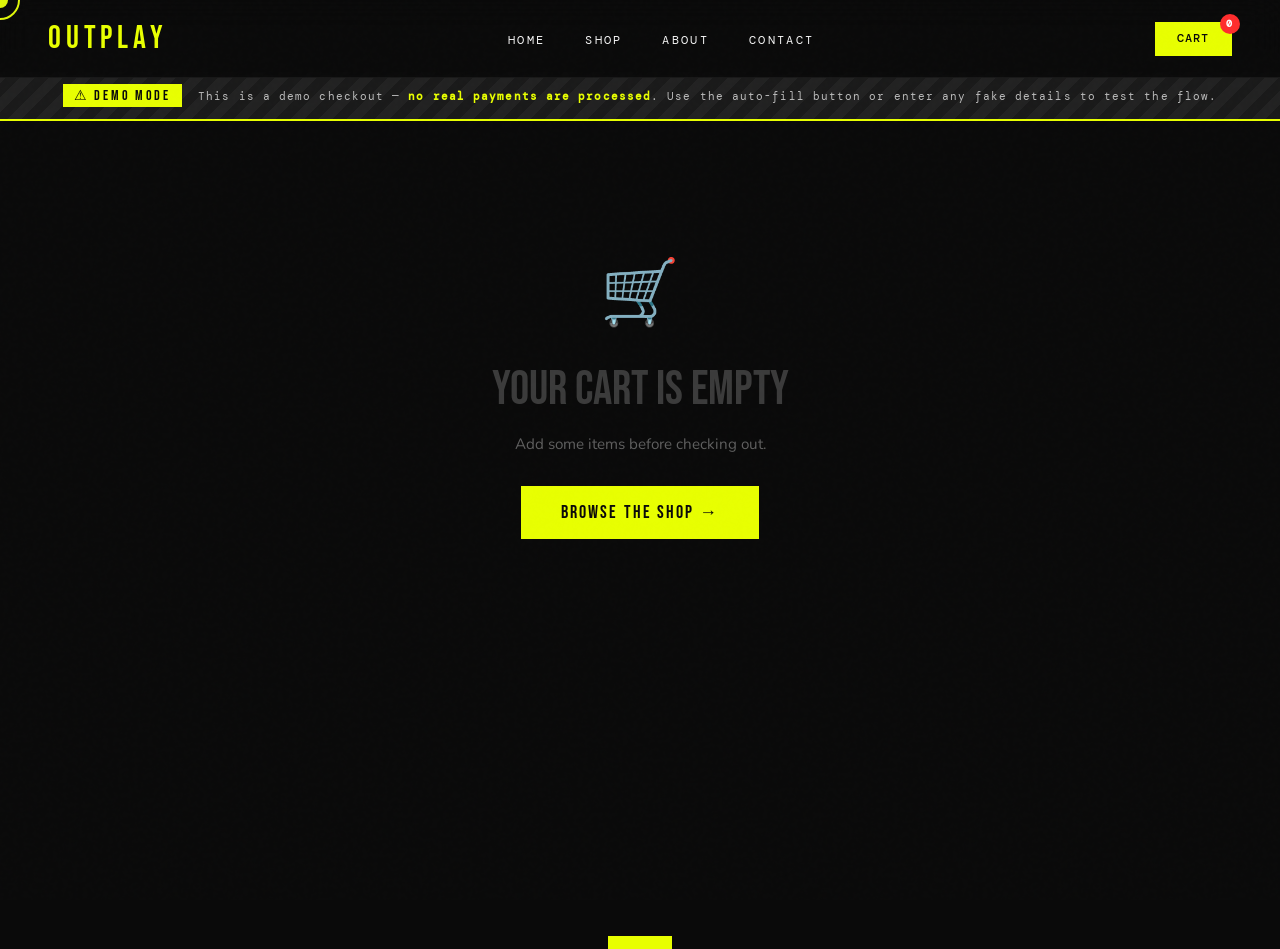
<file: Checkout.html>
<!DOCTYPE html>
<html lang="en">
<head>
  <meta charset="UTF-8" />
  <meta name="viewport" content="width=device-width, initial-scale=1.0" />
  <title>Checkout — OUTPLAY</title>
  <link rel="stylesheet" href="shared.css" />
  <style>
    /* ============ DEMO BANNER ============ */
    .demo-banner {
      background: repeating-linear-gradient(
        -45deg,
        #1a1a1a,
        #1a1a1a 10px,
        #222 10px,
        #222 20px
      );
      border-bottom: 2px solid var(--yellow);
      padding: 0.75rem 2rem;
      display: flex;
      align-items: center;
      justify-content: center;
      gap: 1rem;
      position: sticky;
      top: 72px;
      z-index: 99;
    }
    .demo-badge {
      background: var(--yellow);
      color: var(--black);
      font-family: 'Bebas Neue', sans-serif;
      font-size: 0.85rem;
      letter-spacing: 0.2em;
      padding: 0.2rem 0.7rem;
      flex-shrink: 0;
    }
    .demo-text {
      font-family: 'DM Mono', monospace;
      font-size: 0.68rem;
      letter-spacing: 0.1em;
      color: rgba(255,255,255,0.7);
    }
    .demo-text strong { color: var(--yellow); }

    /* ============ PAGE LAYOUT ============ */
    .checkout-wrap {
      padding-top: 72px;
      min-height: 100vh;
      display: grid;
      grid-template-columns: 1fr 420px;
      align-items: start;
    }

    /* ============ LEFT — FORM ============ */
    .checkout-form-col {
      padding: 3rem 4rem 6rem;
      border-right: 1px solid rgba(255,255,255,0.06);
    }

    /* Stepper */
    .stepper {
      display: flex;
      align-items: center;
      gap: 0;
      margin-bottom: 3rem;
    }
    .step {
      display: flex;
      align-items: center;
      gap: 0.6rem;
      cursor: default;
    }
    .step-num {
      width: 28px; height: 28px;
      border-radius: 50%;
      background: rgba(255,255,255,0.08);
      border: 1px solid rgba(255,255,255,0.15);
      display: flex; align-items: center; justify-content: center;
      font-family: 'DM Mono', monospace;
      font-size: 0.72rem;
      color: rgba(255,255,255,0.4);
      transition: all 0.3s;
      flex-shrink: 0;
    }
    .step-label {
      font-family: 'DM Mono', monospace;
      font-size: 0.65rem;
      letter-spacing: 0.15em;
      text-transform: uppercase;
      color: rgba(255,255,255,0.3);
      transition: color 0.3s;
    }
    .step.active .step-num { background: var(--yellow); color: var(--black); border-color: var(--yellow); }
    .step.active .step-label { color: var(--yellow); }
    .step.done .step-num { background: var(--cyan); color: var(--black); border-color: var(--cyan); }
    .step.done .step-label { color: rgba(255,255,255,0.5); }
    .step-connector {
      flex: 1; height: 1px;
      background: rgba(255,255,255,0.08);
      margin: 0 1rem;
      min-width: 2rem;
      max-width: 4rem;
    }

    /* Section blocks */
    .form-section { display: none; }
    .form-section.active { display: block; animation: fadeUp 0.4s ease; }
    .form-section-title {
      font-family: 'Bebas Neue', sans-serif;
      font-size: 2rem;
      letter-spacing: 0.05em;
      margin-bottom: 0.4rem;
    }
    .form-section-title .accent { color: var(--yellow); }
    .form-section-sub {
      font-family: 'DM Mono', monospace;
      font-size: 0.62rem;
      letter-spacing: 0.15em;
      color: rgba(255,255,255,0.35);
      text-transform: uppercase;
      margin-bottom: 2rem;
      display: flex;
      align-items: center;
      gap: 0.5rem;
    }
    .demo-hint {
      background: rgba(232,255,0,0.1);
      border: 1px solid rgba(232,255,0,0.25);
      color: var(--yellow);
      padding: 0.2rem 0.6rem;
      font-size: 0.6rem;
      letter-spacing: 0.1em;
    }

    /* Form fields */
    .field-row { display: grid; grid-template-columns: 1fr 1fr; gap: 1.2rem; margin-bottom: 1.2rem; }
    .field-group { margin-bottom: 1.2rem; }
    .field-label {
      display: block;
      font-family: 'DM Mono', monospace;
      font-size: 0.6rem;
      letter-spacing: 0.22em;
      color: rgba(255,255,255,0.38);
      text-transform: uppercase;
      margin-bottom: 0.45rem;
    }
    .field-input, .field-select {
      width: 100%;
      background: rgba(255,255,255,0.05);
      border: 1px solid rgba(255,255,255,0.1);
      color: var(--white);
      padding: 0.85rem 1.1rem;
      font-family: 'Nunito', sans-serif;
      font-size: 0.95rem;
      outline: none;
      transition: border-color 0.2s, background 0.2s;
      appearance: none;
    }
    .field-input:focus, .field-select:focus {
      border-color: var(--yellow);
      background: rgba(232,255,0,0.03);
    }
    .field-input.demo-filled {
      border-color: rgba(232,255,0,0.3);
      background: rgba(232,255,0,0.04);
      color: rgba(255,255,255,0.7);
    }
    .field-input::placeholder { color: rgba(255,255,255,0.18); font-style: italic; }
    .field-select option { background: var(--dark); }
    .field-hint {
      font-family: 'DM Mono', monospace;
      font-size: 0.58rem;
      color: rgba(232,255,0,0.5);
      margin-top: 0.35rem;
      letter-spacing: 0.08em;
    }

    /* SA Provinces */
    .province-grid {
      display: grid;
      grid-template-columns: repeat(3, 1fr);
      gap: 0.5rem;
      margin-top: 0.5rem;
    }
    .province-btn {
      background: rgba(255,255,255,0.04);
      border: 1px solid rgba(255,255,255,0.08);
      color: rgba(255,255,255,0.5);
      padding: 0.5rem 0.4rem;
      font-family: 'DM Mono', monospace;
      font-size: 0.58rem;
      letter-spacing: 0.08em;
      cursor: none;
      text-align: center;
      transition: all 0.15s;
    }
    .province-btn:hover { border-color: rgba(255,255,255,0.2); color: var(--white); }
    .province-btn.selected { background: var(--yellow); color: var(--black); border-color: var(--yellow); }

    /* Payment cards */
    .payment-methods {
      display: flex;
      gap: 0.8rem;
      margin-bottom: 2rem;
    }
    .pay-method {
      flex: 1;
      background: rgba(255,255,255,0.04);
      border: 1.5px solid rgba(255,255,255,0.1);
      padding: 1rem;
      cursor: none;
      text-align: center;
      transition: all 0.2s;
      position: relative;
    }
    .pay-method:hover { border-color: rgba(232,255,0,0.3); }
    .pay-method.selected { border-color: var(--yellow); background: rgba(232,255,0,0.04); }
    .pay-method.selected::after {
      content: '✓';
      position: absolute;
      top: 0.4rem; right: 0.5rem;
      font-size: 0.7rem;
      color: var(--yellow);
    }
    .pay-icon { font-size: 1.6rem; margin-bottom: 0.3rem; }
    .pay-label {
      font-family: 'DM Mono', monospace;
      font-size: 0.6rem;
      letter-spacing: 0.12em;
      text-transform: uppercase;
      color: rgba(255,255,255,0.5);
    }
    .pay-method.selected .pay-label { color: var(--yellow); }

    /* Card fields */
    .card-num-wrap { position: relative; }
    .card-brand {
      position: absolute;
      right: 1rem; top: 50%;
      transform: translateY(-50%);
      font-size: 1.2rem;
      opacity: 0.4;
    }
    .card-cvv-info {
      display: inline-flex; align-items: center; gap: 0.3rem;
      font-family: 'DM Mono', monospace; font-size: 0.58rem;
      color: rgba(255,255,255,0.3); margin-top: 0.3rem;
    }

    /* EFT info box */
    .eft-box {
      background: rgba(0,245,212,0.06);
      border: 1px solid rgba(0,245,212,0.2);
      padding: 1.5rem;
      margin-bottom: 1.5rem;
    }
    .eft-box-title {
      font-family: 'Bebas Neue', sans-serif;
      font-size: 1.1rem;
      color: var(--cyan);
      margin-bottom: 0.8rem;
      letter-spacing: 0.05em;
    }
    .eft-row {
      display: flex;
      justify-content: space-between;
      font-family: 'DM Mono', monospace;
      font-size: 0.7rem;
      padding: 0.35rem 0;
      border-bottom: 1px solid rgba(255,255,255,0.05);
      letter-spacing: 0.05em;
    }
    .eft-row:last-child { border-bottom: none; }
    .eft-row span:first-child { color: rgba(255,255,255,0.35); }
    .eft-row span:last-child { color: var(--white); }

    /* Delivery options */
    .delivery-options { display: flex; flex-direction: column; gap: 0.6rem; margin-bottom: 1.5rem; }
    .delivery-opt {
      display: flex;
      align-items: center;
      justify-content: space-between;
      background: rgba(255,255,255,0.04);
      border: 1.5px solid rgba(255,255,255,0.08);
      padding: 1rem 1.2rem;
      cursor: none;
      transition: all 0.2s;
    }
    .delivery-opt:hover { border-color: rgba(232,255,0,0.3); }
    .delivery-opt.selected { border-color: var(--yellow); background: rgba(232,255,0,0.03); }
    .delivery-opt-left { display: flex; align-items: center; gap: 0.8rem; }
    .delivery-radio {
      width: 16px; height: 16px;
      border-radius: 50%;
      border: 2px solid rgba(255,255,255,0.2);
      display: flex; align-items: center; justify-content: center;
      flex-shrink: 0;
      transition: border-color 0.2s;
    }
    .delivery-opt.selected .delivery-radio { border-color: var(--yellow); }
    .delivery-radio-dot {
      width: 8px; height: 8px;
      border-radius: 50%;
      background: var(--yellow);
      opacity: 0;
      transition: opacity 0.2s;
    }
    .delivery-opt.selected .delivery-radio-dot { opacity: 1; }
    .delivery-name {
      font-weight: 700;
      font-size: 0.9rem;
    }
    .delivery-eta {
      font-family: 'DM Mono', monospace;
      font-size: 0.62rem;
      color: rgba(255,255,255,0.4);
      letter-spacing: 0.05em;
    }
    .delivery-price {
      font-family: 'DM Mono', monospace;
      font-size: 0.85rem;
      color: var(--yellow);
    }
    .delivery-price.free { color: var(--cyan); }

    /* Nav buttons */
    .form-nav {
      display: flex;
      justify-content: space-between;
      align-items: center;
      margin-top: 2.5rem;
      padding-top: 2rem;
      border-top: 1px solid rgba(255,255,255,0.06);
    }
    .btn-back {
      background: none;
      border: 1px solid rgba(255,255,255,0.12);
      color: rgba(255,255,255,0.5);
      padding: 0.85rem 1.8rem;
      font-family: 'Bebas Neue', sans-serif;
      font-size: 0.95rem;
      letter-spacing: 0.12em;
      cursor: none;
      transition: all 0.2s;
    }
    .btn-back:hover { border-color: rgba(255,255,255,0.3); color: var(--white); }
    .btn-next {
      background: var(--yellow);
      color: var(--black);
      border: none;
      padding: 0.95rem 2.5rem;
      font-family: 'Bebas Neue', sans-serif;
      font-size: 1.05rem;
      letter-spacing: 0.12em;
      cursor: none;
      transition: background 0.2s, transform 0.15s;
      display: flex; align-items: center; gap: 0.6rem;
    }
    .btn-next:hover { background: var(--cyan); transform: translateY(-2px); }
    .btn-next:disabled { opacity: 0.4; transform: none; cursor: not-allowed; }

    /* Auto-fill button */
    .autofill-btn {
      background: rgba(232,255,0,0.1);
      border: 1px solid rgba(232,255,0,0.25);
      color: var(--yellow);
      padding: 0.5rem 1.2rem;
      font-family: 'DM Mono', monospace;
      font-size: 0.62rem;
      letter-spacing: 0.12em;
      cursor: none;
      text-transform: uppercase;
      transition: all 0.2s;
      margin-bottom: 1.5rem;
      display: flex; align-items: center; gap: 0.5rem;
    }
    .autofill-btn:hover { background: rgba(232,255,0,0.2); }

    /* ============ RIGHT — ORDER SUMMARY ============ */
    .checkout-summary-col {
      background: var(--mid);
      padding: 3rem 2.5rem 4rem;
      position: sticky;
      top: 72px;
      max-height: calc(100vh - 72px);
      overflow-y: auto;
      border-left: 1px solid rgba(255,255,255,0.06);
    }
    .summary-title {
      font-family: 'Bebas Neue', sans-serif;
      font-size: 1.5rem;
      letter-spacing: 0.08em;
      margin-bottom: 1.5rem;
      color: rgba(255,255,255,0.7);
    }
    .summary-items { margin-bottom: 2rem; }
    .summary-item {
      display: flex;
      gap: 0.9rem;
      padding: 0.9rem 0;
      border-bottom: 1px solid rgba(255,255,255,0.05);
    }
    .summary-item:last-child { border-bottom: none; }
    .summary-img-wrap { position: relative; flex-shrink: 0; }
    .summary-img {
      width: 64px; height: 64px;
      object-fit: cover;
    }
    .summary-qty-badge {
      position: absolute;
      top: -6px; right: -6px;
      background: rgba(255,255,255,0.15);
      color: var(--white);
      width: 20px; height: 20px;
      border-radius: 50%;
      display: flex; align-items: center; justify-content: center;
      font-family: 'DM Mono', monospace;
      font-size: 0.62rem;
      font-weight: 700;
    }
    .summary-item-details { flex: 1; }
    .summary-item-name { font-weight: 700; font-size: 0.88rem; margin-bottom: 0.2rem; }
    .summary-item-meta { font-family: 'DM Mono', monospace; font-size: 0.6rem; color: rgba(255,255,255,0.35); letter-spacing: 0.08em; }
    .summary-item-price { font-family: 'DM Mono', monospace; font-size: 0.85rem; color: var(--yellow); text-align: right; flex-shrink: 0; }

    .summary-empty {
      text-align: center;
      padding: 3rem 1rem;
      color: rgba(255,255,255,0.2);
      font-family: 'DM Mono', monospace;
      font-size: 0.72rem;
      letter-spacing: 0.1em;
    }

    .summary-lines { border-top: 1px solid rgba(255,255,255,0.06); padding-top: 1.2rem; }
    .summary-line {
      display: flex; justify-content: space-between;
      font-family: 'DM Mono', monospace;
      font-size: 0.72rem;
      letter-spacing: 0.05em;
      color: rgba(255,255,255,0.45);
      margin-bottom: 0.6rem;
    }
    .summary-line.total {
      font-family: 'Bebas Neue', sans-serif;
      font-size: 1.4rem;
      letter-spacing: 0.08em;
      color: var(--white);
      border-top: 1px solid rgba(255,255,255,0.1);
      margin-top: 0.8rem;
      padding-top: 0.8rem;
      margin-bottom: 0;
    }
    .summary-line.total span:last-child { color: var(--yellow); }
    .summary-line .free { color: var(--cyan); }

    .summary-promo {
      margin-top: 1.5rem;
      display: flex;
      gap: 0;
    }
    .promo-input {
      flex: 1;
      background: rgba(255,255,255,0.04);
      border: 1px solid rgba(255,255,255,0.08);
      border-right: none;
      color: var(--white);
      padding: 0.7rem 1rem;
      font-family: 'DM Mono', monospace;
      font-size: 0.72rem;
      outline: none;
      letter-spacing: 0.1em;
      text-transform: uppercase;
      transition: border-color 0.2s;
    }
    .promo-input:focus { border-color: rgba(232,255,0,0.3); }
    .promo-input::placeholder { color: rgba(255,255,255,0.15); text-transform: none; }
    .promo-btn {
      background: rgba(255,255,255,0.06);
      border: 1px solid rgba(255,255,255,0.08);
      color: rgba(255,255,255,0.5);
      padding: 0.7rem 1.1rem;
      font-family: 'Bebas Neue', sans-serif;
      font-size: 0.85rem;
      letter-spacing: 0.1em;
      cursor: none;
      transition: all 0.2s;
    }
    .promo-btn:hover { background: var(--yellow); color: var(--black); border-color: var(--yellow); }
    .promo-success {
      display: none;
      font-family: 'DM Mono', monospace;
      font-size: 0.62rem;
      color: var(--cyan);
      letter-spacing: 0.1em;
      margin-top: 0.5rem;
    }
    .promo-success.show { display: block; }

    .secure-badges {
      display: flex; align-items: center; justify-content: center;
      gap: 1rem; margin-top: 2rem;
      flex-wrap: wrap;
    }
    .secure-badge {
      font-family: 'DM Mono', monospace;
      font-size: 0.58rem;
      letter-spacing: 0.1em;
      color: rgba(255,255,255,0.2);
      display: flex; align-items: center; gap: 0.3rem;
      text-transform: uppercase;
    }

    /* ============ CONFIRMATION SCREEN ============ */
    .confirmation-screen {
      display: none;
      position: fixed;
      inset: 0;
      background: var(--black);
      z-index: 1000;
      overflow-y: auto;
      padding: 4rem 2rem;
    }
    .confirmation-screen.show { display: flex; flex-direction: column; align-items: center; justify-content: center; }
    .confirm-inner {
      max-width: 600px;
      width: 100%;
      text-align: center;
    }
    .confirm-icon {
      width: 80px; height: 80px;
      background: var(--yellow);
      border-radius: 50%;
      display: flex; align-items: center; justify-content: center;
      font-size: 2rem;
      margin: 0 auto 2rem;
      animation: popIn 0.5s cubic-bezier(0.34, 1.56, 0.64, 1);
    }
    @keyframes popIn { from { transform: scale(0); opacity: 0; } to { transform: scale(1); opacity: 1; } }
    .confirm-title {
      font-family: 'Bebas Neue', sans-serif;
      font-size: clamp(3rem, 6vw, 5rem);
      line-height: 0.9;
      margin-bottom: 0.5rem;
      opacity: 0;
      animation: fadeUp 0.6s 0.3s forwards;
    }
    .confirm-title .accent { color: var(--yellow); }
    .confirm-order-num {
      font-family: 'DM Mono', monospace;
      font-size: 0.72rem;
      letter-spacing: 0.3em;
      color: var(--cyan);
      text-transform: uppercase;
      margin-bottom: 1.5rem;
      opacity: 0;
      animation: fadeUp 0.6s 0.5s forwards;
    }
    .confirm-body {
      font-size: 0.95rem;
      line-height: 1.7;
      color: rgba(255,255,255,0.55);
      max-width: 440px;
      margin: 0 auto 2.5rem;
      opacity: 0;
      animation: fadeUp 0.6s 0.7s forwards;
    }
    .confirm-demo-note {
      background: rgba(232,255,0,0.08);
      border: 1px solid rgba(232,255,0,0.2);
      padding: 1.2rem 2rem;
      margin-bottom: 2.5rem;
      opacity: 0;
      animation: fadeUp 0.6s 0.9s forwards;
    }
    .confirm-demo-note p {
      font-family: 'DM Mono', monospace;
      font-size: 0.68rem;
      letter-spacing: 0.08em;
      color: rgba(232,255,0,0.7);
      line-height: 1.7;
    }
    .confirm-demo-note strong { color: var(--yellow); }
    .confirm-summary {
      background: var(--mid);
      padding: 1.5rem;
      margin-bottom: 2.5rem;
      text-align: left;
      opacity: 0;
      animation: fadeUp 0.6s 1.1s forwards;
    }
    .confirm-summary-title {
      font-family: 'DM Mono', monospace;
      font-size: 0.62rem;
      letter-spacing: 0.25em;
      color: rgba(255,255,255,0.35);
      text-transform: uppercase;
      margin-bottom: 1rem;
    }
    .confirm-items { }
    .confirm-item {
      display: flex;
      justify-content: space-between;
      font-size: 0.88rem;
      padding: 0.4rem 0;
      border-bottom: 1px solid rgba(255,255,255,0.05);
    }
    .confirm-item:last-child { border-bottom: none; }
    .confirm-item-name { color: rgba(255,255,255,0.7); }
    .confirm-item-price { font-family: 'DM Mono', monospace; font-size: 0.82rem; color: var(--yellow); }
    .confirm-total {
      display: flex; justify-content: space-between;
      margin-top: 1rem; padding-top: 1rem;
      border-top: 1px solid rgba(255,255,255,0.1);
      font-family: 'Bebas Neue', sans-serif;
      font-size: 1.3rem; letter-spacing: 0.08em;
    }
    .confirm-total span:last-child { color: var(--yellow); }
    .confirm-actions {
      display: flex; gap: 1rem; justify-content: center; flex-wrap: wrap;
      opacity: 0;
      animation: fadeUp 0.6s 1.3s forwards;
    }

    /* ============ EMPTY STATE ============ */
    .checkout-empty {
      display: none;
      grid-column: 1 / -1;
      text-align: center;
      padding: 8rem 2rem;
    }
    .checkout-empty.show { display: block; }
    .checkout-empty-icon { font-size: 4rem; margin-bottom: 1.5rem; }
    .checkout-empty-title {
      font-family: 'Bebas Neue', sans-serif;
      font-size: 3rem; color: rgba(255,255,255,0.2); margin-bottom: 1rem;
    }

    /* ============ RESPONSIVE ============ */
    @media(max-width:900px){
      .checkout-wrap { grid-template-columns: 1fr; padding-top: 72px; }
      .checkout-form-col { padding: 2rem 1.5rem 4rem; }
      .checkout-summary-col { position: static; max-height: none; padding: 2rem 1.5rem; order: -1; border-left: none; border-bottom: 1px solid rgba(255,255,255,0.06); }
      .field-row { grid-template-columns: 1fr; }
      .province-grid { grid-template-columns: repeat(3,1fr); }
      .payment-methods { flex-wrap: wrap; }
      .demo-banner { padding: 0.6rem 1rem; flex-wrap: wrap; gap: 0.5rem; }
    }
  </style>
</head>
<body>
  <div class="cursor" id="cursor"></div>
  <div class="cursor-ring" id="cursorRing"></div>

  <!-- NAV -->
  <nav>
    <a href="index.html" class="nav-logo">OUTPLAY</a>
    <ul class="nav-links">
      <li><a href="index.html">Home</a></li>
      <li><a href="shop.html">Shop</a></li>
      <li><a href="about.html">About</a></li>
      <li><a href="contact.html">Contact</a></li>
    </ul>
    <div class="nav-right">
      <button class="nav-cart" onclick="openCart()">CART <span class="cart-count" id="cartCount">0</span></button>
    </div>
  </nav>

  <!-- DEMO BANNER -->
  <div class="demo-banner">
    <span class="demo-badge">⚠ DEMO MODE</span>
    <span class="demo-text">This is a demo checkout — <strong>no real payments are processed</strong>. Use the auto-fill button or enter any fake details to test the flow.</span>
  </div>

  <!-- MAIN GRID -->
  <div class="checkout-wrap" id="checkoutWrap">

    <!-- EMPTY STATE -->
    <div class="checkout-empty" id="checkoutEmpty">
      <div class="checkout-empty-icon">🛒</div>
      <div class="checkout-empty-title">YOUR CART IS EMPTY</div>
      <p style="color:rgba(255,255,255,0.35);margin-bottom:2rem;font-size:0.95rem">Add some items before checking out.</p>
      <a href="shop.html" class="btn-primary">Browse the Shop →</a>
    </div>

    <!-- FORM COLUMN -->
    <div class="checkout-form-col" id="formCol">

      <!-- STEPPER -->
      <div class="stepper">
        <div class="step active" id="step1-indicator">
          <div class="step-num">1</div>
          <span class="step-label">Delivery</span>
        </div>
        <div class="step-connector"></div>
        <div class="step" id="step2-indicator">
          <div class="step-num">2</div>
          <span class="step-label">Shipping</span>
        </div>
        <div class="step-connector"></div>
        <div class="step" id="step3-indicator">
          <div class="step-num">3</div>
          <span class="step-label">Payment</span>
        </div>
        <div class="step-connector"></div>
        <div class="step" id="step4-indicator">
          <div class="step-num">4</div>
          <span class="step-label">Review</span>
        </div>
      </div>

      <!-- ====== STEP 1: DELIVERY ADDRESS ====== -->
      <div class="form-section active" id="step1">
        <div class="form-section-title">DELIVERY <span class="accent">ADDRESS</span></div>
        <div class="form-section-sub">
          Enter your address below
          <span class="demo-hint">👋 DEMO — use fake info</span>
        </div>

        <button class="autofill-btn" onclick="autoFillAddress()">
          ✨ Auto-fill with demo data
        </button>

        <div class="field-row">
          <div class="field-group">
            <label class="field-label">First Name *</label>
            <input type="text" class="field-input" id="firstName" placeholder="e.g. Thabo" />
          </div>
          <div class="field-group">
            <label class="field-label">Last Name *</label>
            <input type="text" class="field-input" id="lastName" placeholder="e.g. Dlamini" />
          </div>
        </div>

        <div class="field-group">
          <label class="field-label">Email Address *</label>
          <input type="email" class="field-input" id="email" placeholder="e.g. thabo@fakeemail.co.za" />
          <div class="field-hint">📬 Order confirmation will (pretend to) be sent here</div>
        </div>

        <div class="field-group">
          <label class="field-label">Phone Number *</label>
          <input type="tel" class="field-input" id="phone" placeholder="e.g. 071 555 0100" />
        </div>

        <div class="field-group">
          <label class="field-label">Street Address *</label>
          <input type="text" class="field-input" id="address" placeholder="e.g. 12 Commissioner Street" />
        </div>

        <div class="field-group">
          <label class="field-label">Suburb / Apartment</label>
          <input type="text" class="field-input" id="suburb" placeholder="e.g. Apt 4B, Sandton" />
        </div>

        <div class="field-row">
          <div class="field-group">
            <label class="field-label">City *</label>
            <input type="text" class="field-input" id="city" placeholder="e.g. Johannesburg" />
          </div>
          <div class="field-group">
            <label class="field-label">Postal Code *</label>
            <input type="text" class="field-input" id="postalCode" placeholder="e.g. 2196" />
          </div>
        </div>

        <div class="field-group">
          <label class="field-label">Province *</label>
          <div class="province-grid" id="provinceGrid">
            <button class="province-btn" onclick="selectProvince(this, 'Gauteng')">Gauteng</button>
            <button class="province-btn" onclick="selectProvince(this, 'Western Cape')">W. Cape</button>
            <button class="province-btn" onclick="selectProvince(this, 'KwaZulu-Natal')">KZN</button>
            <button class="province-btn" onclick="selectProvince(this, 'Eastern Cape')">E. Cape</button>
            <button class="province-btn" onclick="selectProvince(this, 'Limpopo')">Limpopo</button>
            <button class="province-btn" onclick="selectProvince(this, 'Mpumalanga')">Mpuma.</button>
            <button class="province-btn" onclick="selectProvince(this, 'North West')">NW</button>
            <button class="province-btn" onclick="selectProvince(this, 'Free State')">Free State</button>
            <button class="province-btn" onclick="selectProvince(this, 'Northern Cape')">N. Cape</button>
          </div>
          <input type="hidden" id="province" value="" />
        </div>

        <div class="form-nav">
          <a href="shop.html" class="btn-back" style="text-decoration:none">← Back to Shop</a>
          <button class="btn-next" onclick="goToStep(2)">Continue to Shipping →</button>
        </div>
      </div>

      <!-- ====== STEP 2: SHIPPING METHOD ====== -->
      <div class="form-section" id="step2">
        <div class="form-section-title">SHIPPING <span class="accent">METHOD</span></div>
        <div class="form-section-sub">Choose how you want it delivered <span class="demo-hint">👋 DEMO</span></div>

        <div class="delivery-options" id="deliveryOptions">
          <!-- Rendered dynamically based on cart total -->
        </div>

        <div style="background:rgba(255,255,255,0.03);border:1px solid rgba(255,255,255,0.06);padding:1.2rem;margin-bottom:1.5rem;">
          <p style="font-family:'DM Mono',monospace;font-size:0.65rem;letter-spacing:0.1em;color:rgba(255,255,255,0.4);line-height:1.7;">
            📍 Delivering to: <span id="deliveryAddressPreview" style="color:rgba(255,255,255,0.7)">—</span>
          </p>
        </div>

        <div class="form-nav">
          <button class="btn-back" onclick="goToStep(1)">← Back</button>
          <button class="btn-next" onclick="goToStep(3)">Continue to Payment →</button>
        </div>
      </div>

      <!-- ====== STEP 3: PAYMENT ====== -->
      <div class="form-section" id="step3">
        <div class="form-section-title">PAYMENT <span class="accent">DETAILS</span></div>
        <div class="form-section-sub">
          All fields are fake — no real payment is taken
          <span class="demo-hint">💳 DEMO</span>
        </div>

        <div class="payment-methods">
          <div class="pay-method selected" id="pm-card" onclick="selectPayMethod('card')">
            <div class="pay-icon">💳</div>
            <div class="pay-label">Card</div>
          </div>
          <div class="pay-method" id="pm-eft" onclick="selectPayMethod('eft')">
            <div class="pay-icon">🏦</div>
            <div class="pay-label">EFT / Bank</div>
          </div>
          <div class="pay-method" id="pm-payflex" onclick="selectPayMethod('payflex')">
            <div class="pay-icon">✂️</div>
            <div class="pay-label">PayFlex</div>
          </div>
          <div class="pay-method" id="pm-snapscan" onclick="selectPayMethod('snapscan')">
            <div class="pay-icon">📱</div>
            <div class="pay-label">SnapScan</div>
          </div>
        </div>

        <!-- Card Fields -->
        <div id="cardFields">
          <button class="autofill-btn" onclick="autoFillCard()">✨ Auto-fill with demo card</button>

          <div class="field-group">
            <label class="field-label">Cardholder Name *</label>
            <input type="text" class="field-input" id="cardName" placeholder="e.g. T DLAMINI" style="text-transform:uppercase" />
          </div>
          <div class="field-group card-num-wrap">
            <label class="field-label">Card Number *</label>
            <input type="text" class="field-input" id="cardNum" placeholder="0000 0000 0000 0000" maxlength="19" oninput="formatCardNum(this)" />
            <span class="card-brand" id="cardBrand">💳</span>
          </div>
          <div class="field-row">
            <div class="field-group">
              <label class="field-label">Expiry Date *</label>
              <input type="text" class="field-input" id="cardExpiry" placeholder="MM / YY" maxlength="7" oninput="formatExpiry(this)" />
            </div>
            <div class="field-group">
              <label class="field-label">CVV *</label>
              <input type="text" class="field-input" id="cardCvv" placeholder="123" maxlength="4" />
              <div class="card-cvv-info">🔒 3 digits on back of card</div>
            </div>
          </div>
          <div class="field-hint" style="margin-top:-0.5rem;margin-bottom:1rem;">
            ⚠️ Demo mode: enter any numbers — try <strong style="color:var(--yellow)">4242 4242 4242 4242</strong> / 12/28 / 123
          </div>
        </div>

        <!-- EFT Fields -->
        <div id="eftFields" style="display:none">
          <div class="eft-box">
            <div class="eft-box-title">Demo Bank Details</div>
            <div class="eft-row"><span>Bank</span><span>Outplay Bank (Demo)</span></div>
            <div class="eft-row"><span>Account Name</span><span>OUTPLAY PTY LTD</span></div>
            <div class="eft-row"><span>Account Number</span><span>123 456 789</span></div>
            <div class="eft-row"><span>Branch Code</span><span>250655</span></div>
            <div class="eft-row"><span>Reference</span><span id="eftRef">OP-DEMO-001</span></div>
          </div>
          <p style="font-family:'DM Mono',monospace;font-size:0.65rem;color:rgba(255,255,255,0.35);line-height:1.7;letter-spacing:0.05em;">
            In a real store, you'd send the EFT proof to hello@outplay.co.za. For this demo, just click Continue.
          </p>
        </div>

        <!-- PayFlex Fields -->
        <div id="payflexFields" style="display:none">
          <div class="eft-box" style="border-color:rgba(0,245,212,0.3)">
            <div class="eft-box-title" style="color:var(--cyan)">✂️ PayFlex — Pay in 4</div>
            <div class="eft-row"><span>Today</span><span id="pf1">R0</span></div>
            <div class="eft-row"><span>Week 2</span><span id="pf2">R0</span></div>
            <div class="eft-row"><span>Week 4</span><span id="pf3">R0</span></div>
            <div class="eft-row"><span>Week 6</span><span id="pf4">R0</span></div>
          </div>
          <p style="font-family:'DM Mono',monospace;font-size:0.65rem;color:rgba(255,255,255,0.35);line-height:1.7;letter-spacing:0.05em;">
            Demo only. In production, you'd be redirected to PayFlex to complete your payment plan.
          </p>
        </div>

        <!-- SnapScan Fields -->
        <div id="snapscanFields" style="display:none">
          <div style="text-align:center;padding:2rem;background:rgba(255,255,255,0.03);border:1px solid rgba(255,255,255,0.07);margin-bottom:1.5rem;">
            <div style="font-size:4rem;margin-bottom:1rem">📱</div>
            <div style="font-family:'Bebas Neue',sans-serif;font-size:1.5rem;color:var(--yellow);margin-bottom:0.5rem">DEMO QR CODE</div>
            <div style="background:var(--white);width:120px;height:120px;margin:0 auto 1rem;display:flex;align-items:center;justify-content:center;font-size:0.6rem;color:#333;font-family:'DM Mono',monospace;padding:0.5rem;text-align:center;">QR CODE PLACEHOLDER (DEMO)</div>
            <p style="font-family:'DM Mono',monospace;font-size:0.65rem;color:rgba(255,255,255,0.35);letter-spacing:0.05em;">Scan with SnapScan to pay. In real life, you'd scan this QR with the SnapScan app.</p>
          </div>
        </div>

        <div class="form-nav">
          <button class="btn-back" onclick="goToStep(2)">← Back</button>
          <button class="btn-next" onclick="goToStep(4)">Review Order →</button>
        </div>
      </div>

      <!-- ====== STEP 4: REVIEW ====== -->
      <div class="form-section" id="step4">
        <div class="form-section-title">REVIEW <span class="accent">ORDER</span></div>
        <div class="form-section-sub">Check everything before placing <span class="demo-hint">🚀 DEMO</span></div>

        <!-- Review cards -->
        <div style="display:flex;flex-direction:column;gap:1rem;margin-bottom:2rem">
          <div style="background:rgba(255,255,255,0.04);border:1px solid rgba(255,255,255,0.07);padding:1.2rem 1.5rem">
            <div style="display:flex;justify-content:space-between;align-items:flex-start;margin-bottom:0.5rem">
              <span style="font-family:'DM Mono',monospace;font-size:0.6rem;letter-spacing:0.2em;color:rgba(255,255,255,0.3);text-transform:uppercase">Delivery Address</span>
              <button onclick="goToStep(1)" style="background:none;border:none;font-family:'DM Mono',monospace;font-size:0.6rem;color:var(--cyan);cursor:none;letter-spacing:0.1em;text-transform:uppercase">Edit</button>
            </div>
            <div id="reviewAddress" style="font-size:0.9rem;color:rgba(255,255,255,0.65);line-height:1.7"></div>
          </div>

          <div style="background:rgba(255,255,255,0.04);border:1px solid rgba(255,255,255,0.07);padding:1.2rem 1.5rem">
            <div style="display:flex;justify-content:space-between;align-items:flex-start;margin-bottom:0.5rem">
              <span style="font-family:'DM Mono',monospace;font-size:0.6rem;letter-spacing:0.2em;color:rgba(255,255,255,0.3);text-transform:uppercase">Shipping Method</span>
              <button onclick="goToStep(2)" style="background:none;border:none;font-family:'DM Mono',monospace;font-size:0.6rem;color:var(--cyan);cursor:none;letter-spacing:0.1em;text-transform:uppercase">Edit</button>
            </div>
            <div id="reviewShipping" style="font-size:0.9rem;color:rgba(255,255,255,0.65)"></div>
          </div>

          <div style="background:rgba(255,255,255,0.04);border:1px solid rgba(255,255,255,0.07);padding:1.2rem 1.5rem">
            <div style="display:flex;justify-content:space-between;align-items:flex-start;margin-bottom:0.5rem">
              <span style="font-family:'DM Mono',monospace;font-size:0.6rem;letter-spacing:0.2em;color:rgba(255,255,255,0.3);text-transform:uppercase">Payment</span>
              <button onclick="goToStep(3)" style="background:none;border:none;font-family:'DM Mono',monospace;font-size:0.6rem;color:var(--cyan);cursor:none;letter-spacing:0.1em;text-transform:uppercase">Edit</button>
            </div>
            <div id="reviewPayment" style="font-size:0.9rem;color:rgba(255,255,255,0.65)"></div>
          </div>
        </div>

        <!-- Terms -->
        <div style="display:flex;gap:0.8rem;align-items:flex-start;margin-bottom:2rem;padding:1rem;background:rgba(232,255,0,0.04);border:1px solid rgba(232,255,0,0.1)">
          <input type="checkbox" id="termsCheck" style="margin-top:3px;accent-color:var(--yellow);width:16px;height:16px;flex-shrink:0;cursor:none" />
          <label for="termsCheck" style="font-family:'DM Mono',monospace;font-size:0.65rem;color:rgba(255,255,255,0.45);line-height:1.6;letter-spacing:0.05em;cursor:none">
            I understand this is a <strong style="color:var(--yellow)">demo website</strong> and no real purchase is being made. No actual payment will be processed and no items will be shipped.
          </label>
        </div>

        <div class="form-nav">
          <button class="btn-back" onclick="goToStep(3)">← Back</button>
          <button class="btn-next" id="placeOrderBtn" onclick="placeOrder()" style="background:var(--yellow);font-size:1.1rem;padding:1.1rem 3rem">
            🎉 PLACE ORDER (DEMO)
          </button>
        </div>
      </div>
    </div>

    <!-- ORDER SUMMARY COLUMN -->
    <div class="checkout-summary-col" id="summaryCol">
      <div class="summary-title">ORDER SUMMARY</div>

      <div class="summary-items" id="summaryItems">
        <!-- Rendered by JS -->
      </div>

      <div class="summary-lines">
        <div class="summary-line"><span>Subtotal</span><span id="summarySubtotal">R0</span></div>
        <div class="summary-line"><span>Delivery</span><span id="summaryDelivery">—</span></div>
        <div class="summary-line total"><span>Total</span><span id="summaryTotal">R0</span></div>
      </div>

      <div class="summary-promo">
        <input type="text" class="promo-input" id="promoInput" placeholder="Promo code" />
        <button class="promo-btn" onclick="applyPromo()">APPLY</button>
      </div>
      <div class="promo-success" id="promoSuccess">✓ Code applied: 10% off!</div>

      <div class="secure-badges">
        <span class="secure-badge">🔒 SSL Secure</span>
        <span class="secure-badge">🛡️ Demo Safe</span>
        <span class="secure-badge">🇿🇦 SA Local</span>
      </div>
    </div>
  </div>

  <!-- ORDER CONFIRMATION OVERLAY -->
  <div class="confirmation-screen" id="confirmationScreen">
    <div class="confirm-inner">
      <div class="confirm-icon">✓</div>
      <h1 class="confirm-title">ORDER <span class="accent">PLACED!</span></h1>
      <div class="confirm-order-num" id="confirmOrderNum">Order #OP-DEMO-0000</div>
      <p class="confirm-body">
        Yebo! Your (demo) order has been placed successfully. In a real store, you'd receive a confirmation email and your tees would be on their way. 🔥
      </p>
      <div class="confirm-demo-note">
        <p>⚠️ <strong>Remember — this is a demo.</strong> No real payment was processed, no real order was placed, and no items will be shipped. This page exists to demonstrate the full checkout flow.</p>
      </div>
      <div class="confirm-summary">
        <div class="confirm-summary-title">What you (demo) ordered</div>
        <div class="confirm-items" id="confirmItems"></div>
        <div class="confirm-total">
          <span>TOTAL PAID (DEMO)</span>
          <span id="confirmTotal">R0</span>
        </div>
      </div>
      <div class="confirm-actions">
        <a href="shop.html" class="btn-primary">Continue Shopping</a>
        <a href="index.html" class="btn-outline">Back to Home</a>
      </div>
    </div>
  </div>

  <!-- CART SIDEBAR -->
  <div class="cart-overlay" id="cartOverlay" onclick="closeCart()"></div>
  <div class="cart-sidebar" id="cartSidebar">
    <div class="cart-header"><h2>YOUR CART</h2><button class="cart-close" onclick="closeCart()">✕</button></div>
    <div class="cart-items" id="cartItems"></div>
    <div class="cart-footer">
      <div class="cart-total"><span>TOTAL</span><span id="cartTotal">R0</span></div>
      <button class="checkout-btn" onclick="window.location.href='checkout.html'">CHECKOUT →</button>
    </div>
  </div>
  <div class="toast" id="toast"></div>

  <script src="shared.js"></script>
  <script>
    
    // STATE
    
    let currentStep = 1;
    let selectedProvince = '';
    let selectedDelivery = null;
    let selectedPayMethod = 'card';
    let promoApplied = false;
    const PROMO_CODE = 'OUTPLAY10';

    const deliveryOptions = [
      { id: 'standard', name: 'Standard Delivery', eta: '3–5 business days', price: 99, freeAbove: 750 },
      { id: 'express', name: 'Express Delivery', eta: '1–2 business days', price: 149, freeAbove: null },
      { id: 'overnight', name: 'Overnight Courier', eta: 'Next business day', price: 199, freeAbove: null },
    ];

 
    // INIT
    
    document.addEventListener('DOMContentLoaded', () => {
      const cart = getCart();
      if (cart.length === 0) {
        document.getElementById('checkoutEmpty').classList.add('show');
        document.getElementById('formCol').style.display = 'none';
        document.getElementById('summaryCol').style.display = 'none';
      } else {
        renderSummary();
        renderDeliveryOptions();
      }
    });


    // SUMMARY RENDER
   
    function renderSummary() {
      const cart = getCart();
      const subtotal = getCartTotal();
      const deliveryCost = getDeliveryCost();
      const discount = promoApplied ? Math.round(subtotal * 0.10) : 0;
      const total = subtotal - discount + (deliveryCost === null ? 0 : deliveryCost);

      // Items
      const container = document.getElementById('summaryItems');
      if (cart.length === 0) {
        container.innerHTML = '<div class="summary-empty">No items in cart</div>';
      } else {
        container.innerHTML = cart.map(item => `
          <div class="summary-item">
            <div class="summary-img-wrap">
              <img class="summary-img" src="${item.images[0]}" alt="${item.name}" />
              <div class="summary-qty-badge">${item.qty}</div>
            </div>
            <div class="summary-item-details">
              <div class="summary-item-name">${item.name}</div>
              <div class="summary-item-meta">SIZE: ${item.size}</div>
              ${promoApplied ? `<div style="font-family:'DM Mono',monospace;font-size:0.58rem;color:var(--cyan)">OUTPLAY10 applied</div>` : ''}
            </div>
            <div class="summary-item-price">${formatZAR(item.price * item.qty)}</div>
          </div>
        `).join('');
      }

      document.getElementById('summarySubtotal').textContent = formatZAR(subtotal);

      const delivEl = document.getElementById('summaryDelivery');
      if (deliveryCost === null) {
        delivEl.innerHTML = '<span class="free">Select shipping</span>';
      } else if (deliveryCost === 0) {
        delivEl.innerHTML = '<span class="free">FREE 🎉</span>';
      } else {
        delivEl.textContent = formatZAR(deliveryCost);
      }

      if (promoApplied) {
        const linesEl = document.querySelector('.summary-lines');
        let discountLine = document.getElementById('discountLine');
        if (!discountLine) {
          discountLine = document.createElement('div');
          discountLine.className = 'summary-line';
          discountLine.id = 'discountLine';
          discountLine.style.color = 'var(--cyan)';
          linesEl.insertBefore(discountLine, document.getElementById('summaryDelivery').parentElement.nextSibling);
        }
        discountLine.innerHTML = `<span>Promo (OUTPLAY10)</span><span>-${formatZAR(discount)}</span>`;
      }

      const finalTotal = deliveryCost === null ? subtotal - discount : total;
      document.getElementById('summaryTotal').textContent = formatZAR(finalTotal);
    }

    function getDeliveryCost() {
      if (!selectedDelivery) return null;
      const opt = deliveryOptions.find(d => d.id === selectedDelivery);
      if (!opt) return null;
      const subtotal = getCartTotal();
      if (opt.freeAbove && subtotal >= opt.freeAbove) return 0;
      return opt.price;
    }

    // DELIVERY OPTIONS
 
    function renderDeliveryOptions() {
      const subtotal = getCartTotal();
      const container = document.getElementById('deliveryOptions');
      container.innerHTML = deliveryOptions.map(opt => {
        const isFree = opt.freeAbove && subtotal >= opt.freeAbove;
        const priceDisplay = isFree
          ? '<span class="delivery-price free">FREE 🎉</span>'
          : `<span class="delivery-price">${formatZAR(opt.price)}</span>`;
        const isSelected = selectedDelivery === opt.id;
        return `
          <div class="delivery-opt ${isSelected ? 'selected' : ''}" onclick="selectDelivery('${opt.id}', this)">
            <div class="delivery-opt-left">
              <div class="delivery-radio">
                <div class="delivery-radio-dot"></div>
              </div>
              <div>
                <div class="delivery-name">${opt.name}</div>
                <div class="delivery-eta">${opt.eta}</div>
                ${isFree ? '<div style="font-family:\'DM Mono\',monospace;font-size:0.58rem;color:var(--cyan);margin-top:2px;letter-spacing:0.05em">Your order qualifies for free delivery!</div>' : ''}
              </div>
            </div>
            ${priceDisplay}
          </div>`;
      }).join('');

      // Default to standard
      if (!selectedDelivery) {
        const firstOpt = container.querySelector('.delivery-opt');
        if (firstOpt) { firstOpt.classList.add('selected'); selectedDelivery = 'standard'; }
      }
      renderSummary();
    }

    function selectDelivery(id, el) {
      document.querySelectorAll('.delivery-opt').forEach(o => o.classList.remove('selected'));
      el.classList.add('selected');
      selectedDelivery = id;
      renderSummary();
    }

    
    // PROVINCE SELECT
    
    function selectProvince(btn, province) {
      document.querySelectorAll('.province-btn').forEach(b => b.classList.remove('selected'));
      btn.classList.add('selected');
      selectedProvince = province;
      document.getElementById('province').value = province;
    }


    // PAYMENT METHOD
    
    function selectPayMethod(method) {
      selectedPayMethod = method;
      ['card','eft','payflex','snapscan'].forEach(m => {
        document.getElementById(`pm-${m}`)?.classList.remove('selected');
        document.getElementById(`${m}Fields`)?.style && (document.getElementById(`${m}Fields`).style.display = 'none');
      });
      document.getElementById(`pm-${method}`)?.classList.add('selected');
      document.getElementById(`${method}Fields`) && (document.getElementById(`${method}Fields`).style.display = 'block');

      if (method === 'payflex') {
        const total = getCartTotal() + (getDeliveryCost() || 0);
        const each = Math.round(total / 4);
        ['pf1','pf2','pf3','pf4'].forEach(id => document.getElementById(id).textContent = formatZAR(each));
      }
    }

    
    // CARD FORMATTING
  
    function formatCardNum(input) {
      let v = input.value.replace(/\D/g, '').slice(0, 16);
      input.value = v.replace(/(.{4})/g, '$1 ').trim();
      const brand = document.getElementById('cardBrand');
      if (v.startsWith('4')) brand.textContent = '💳';
      else if (v.startsWith('5')) brand.textContent = '💳';
      else if (v.startsWith('3')) brand.textContent = '💳';
      else brand.textContent = '💳';
    }
    function formatExpiry(input) {
      let v = input.value.replace(/\D/g, '').slice(0,4);
      if (v.length >= 3) v = v.slice(0,2) + ' / ' + v.slice(2);
      input.value = v;
    }

    
    // STEPPER
    
    function goToStep(n) {
      // Validate current step before advancing
      if (n > currentStep) {
        if (!validateStep(currentStep)) return;
      }

      currentStep = n;
      document.querySelectorAll('.form-section').forEach((s, i) => s.classList.toggle('active', i + 1 === n));

      // Update stepper indicators
      for (let i = 1; i <= 4; i++) {
        const ind = document.getElementById(`step${i}-indicator`);
        ind.classList.remove('active','done');
        if (i === n) ind.classList.add('active');
        else if (i < n) ind.classList.add('done');
      }

      // Update delivery address preview in step 2
      if (n === 2) {
        const name = `${document.getElementById('firstName').value} ${document.getElementById('lastName').value}`.trim();
        const addr = [document.getElementById('address').value, document.getElementById('city').value, selectedProvince].filter(Boolean).join(', ');
        document.getElementById('deliveryAddressPreview').textContent = name ? `${name} — ${addr || '—'}` : '—';
        renderDeliveryOptions();
      }

      // Populate review step
      if (n === 4) populateReview();

      window.scrollTo({ top: 0, behavior: 'smooth' });
    }

    function validateStep(step) {
      if (step === 1) {
        const required = ['firstName','lastName','email','phone','address','city','postalCode'];
        for (const id of required) {
          const el = document.getElementById(id);
          if (!el.value.trim()) {
            el.style.borderColor = 'var(--red)';
            el.focus();
            showToast('Please fill in all required fields');
            setTimeout(() => el.style.borderColor = '', 2000);
            return false;
          }
        }
        if (!document.getElementById('email').value.includes('@')) {
          showToast('Please enter a valid email address');
          return false;
        }
        if (!selectedProvince) { showToast('Please select your province'); return false; }
      }
      if (step === 3) {
        if (selectedPayMethod === 'card') {
          const num = document.getElementById('cardNum').value.replace(/\s/g,'');
          if (num.length < 12) { showToast('Please enter a valid card number'); return false; }
          if (!document.getElementById('cardExpiry').value.includes('/')) { showToast('Please enter card expiry'); return false; }
          if (document.getElementById('cardCvv').value.length < 3) { showToast('Please enter CVV'); return false; }
        }
      }
      if (step === 4) {
        if (!document.getElementById('termsCheck').checked) {
          showToast('Please accept the demo terms to continue');
          return false;
        }
      }
      return true;
    }

    
    // REVIEW POPULATE
    function populateReview() {
      const f = id => document.getElementById(id)?.value || '';
      document.getElementById('reviewAddress').innerHTML = `
        ${f('firstName')} ${f('lastName')}<br>
        ${f('email')}<br>
        ${f('phone')}<br>
        ${f('address')}${f('suburb') ? ', ' + f('suburb') : ''}<br>
        ${f('city')}, ${selectedProvince}, ${f('postalCode')}
      `;

      const opt = deliveryOptions.find(d => d.id === selectedDelivery);
      const cost = getDeliveryCost();
      document.getElementById('reviewShipping').textContent = opt
        ? `${opt.name} — ${opt.eta} — ${cost === 0 ? 'FREE' : formatZAR(cost)}`
        : 'Not selected';

      const methodLabels = { card: '💳 Credit/Debit Card', eft: '🏦 EFT / Bank Transfer', payflex: '✂️ PayFlex (Pay in 4)', snapscan: '📱 SnapScan' };
      let payText = methodLabels[selectedPayMethod] || selectedPayMethod;
      if (selectedPayMethod === 'card') {
        const num = document.getElementById('cardNum').value;
        if (num) payText += ` ending in ${num.slice(-4)}`;
      }
      document.getElementById('reviewPayment').textContent = payText;
    }

    // PLACE ORDER
    function placeOrder() {
      if (!validateStep(4)) return;

      const btn = document.getElementById('placeOrderBtn');
      btn.textContent = 'Processing...';
      btn.disabled = true;

      setTimeout(() => {
        const cart = getCart();
        const subtotal = getCartTotal();
        const discount = promoApplied ? Math.round(subtotal * 0.10) : 0;
        const deliveryCost = getDeliveryCost() || 0;
        const total = subtotal - discount + deliveryCost;
        const orderNum = 'OP-DEMO-' + Math.floor(1000 + Math.random() * 9000);

        document.getElementById('confirmOrderNum').textContent = `Order #${orderNum}`;
        document.getElementById('confirmTotal').textContent = formatZAR(total);
        document.getElementById('confirmItems').innerHTML = cart.map(item => `
          <div class="confirm-item">
            <span class="confirm-item-name">${item.name} (${item.size}) × ${item.qty}</span>
            <span class="confirm-item-price">${formatZAR(item.price * item.qty)}</span>
          </div>
        `).join('');

        // Clear cart
        saveCart([]);
        updateCartUI();

        // Show confirmation
        document.getElementById('confirmationScreen').classList.add('show');
        window.scrollTo({ top: 0 });
      }, 1800);
    }

    // AUTO-FILL HELPERS
    function autoFillAddress() {
      const data = {
        firstName: 'Thabo', lastName: 'Dlamini',
        email: 'thabo.demo@fakeemail.co.za', phone: '071 555 0142',
        address: '12 Commissioner Street', suburb: 'Marshalltown',
        city: 'Johannesburg', postalCode: '2107',
      };
      Object.entries(data).forEach(([id, val]) => {
        const el = document.getElementById(id);
        if (el) { el.value = val; el.classList.add('demo-filled'); }
      });
      // Select Gauteng
      const gautengBtn = Array.from(document.querySelectorAll('.province-btn')).find(b => b.textContent.trim() === 'Gauteng');
      if (gautengBtn) selectProvince(gautengBtn, 'Gauteng');
      showToast('Demo info filled in ✓');
    }

    function autoFillCard() {
      document.getElementById('cardName').value = 'T DLAMINI';
      document.getElementById('cardNum').value = '4242 4242 4242 4242';
      document.getElementById('cardExpiry').value = '12 / 28';
      document.getElementById('cardCvv').value = '123';
      ['cardName','cardNum','cardExpiry','cardCvv'].forEach(id => document.getElementById(id)?.classList.add('demo-filled'));
      showToast('Demo card filled in ✓');
    }

    // PROMO CODE
    function applyPromo() {
      const code = document.getElementById('promoInput').value.trim().toUpperCase();
      if (code === PROMO_CODE) {
        promoApplied = true;
        document.getElementById('promoSuccess').classList.add('show');
        document.getElementById('promoInput').value = '';
        renderSummary();
        showToast('Promo code applied! 10% off 🎉');
      } else {
        showToast('Invalid promo code. Try OUTPLAY10 😉');
      }
    }
  </script>
</body>
</html>
</file>
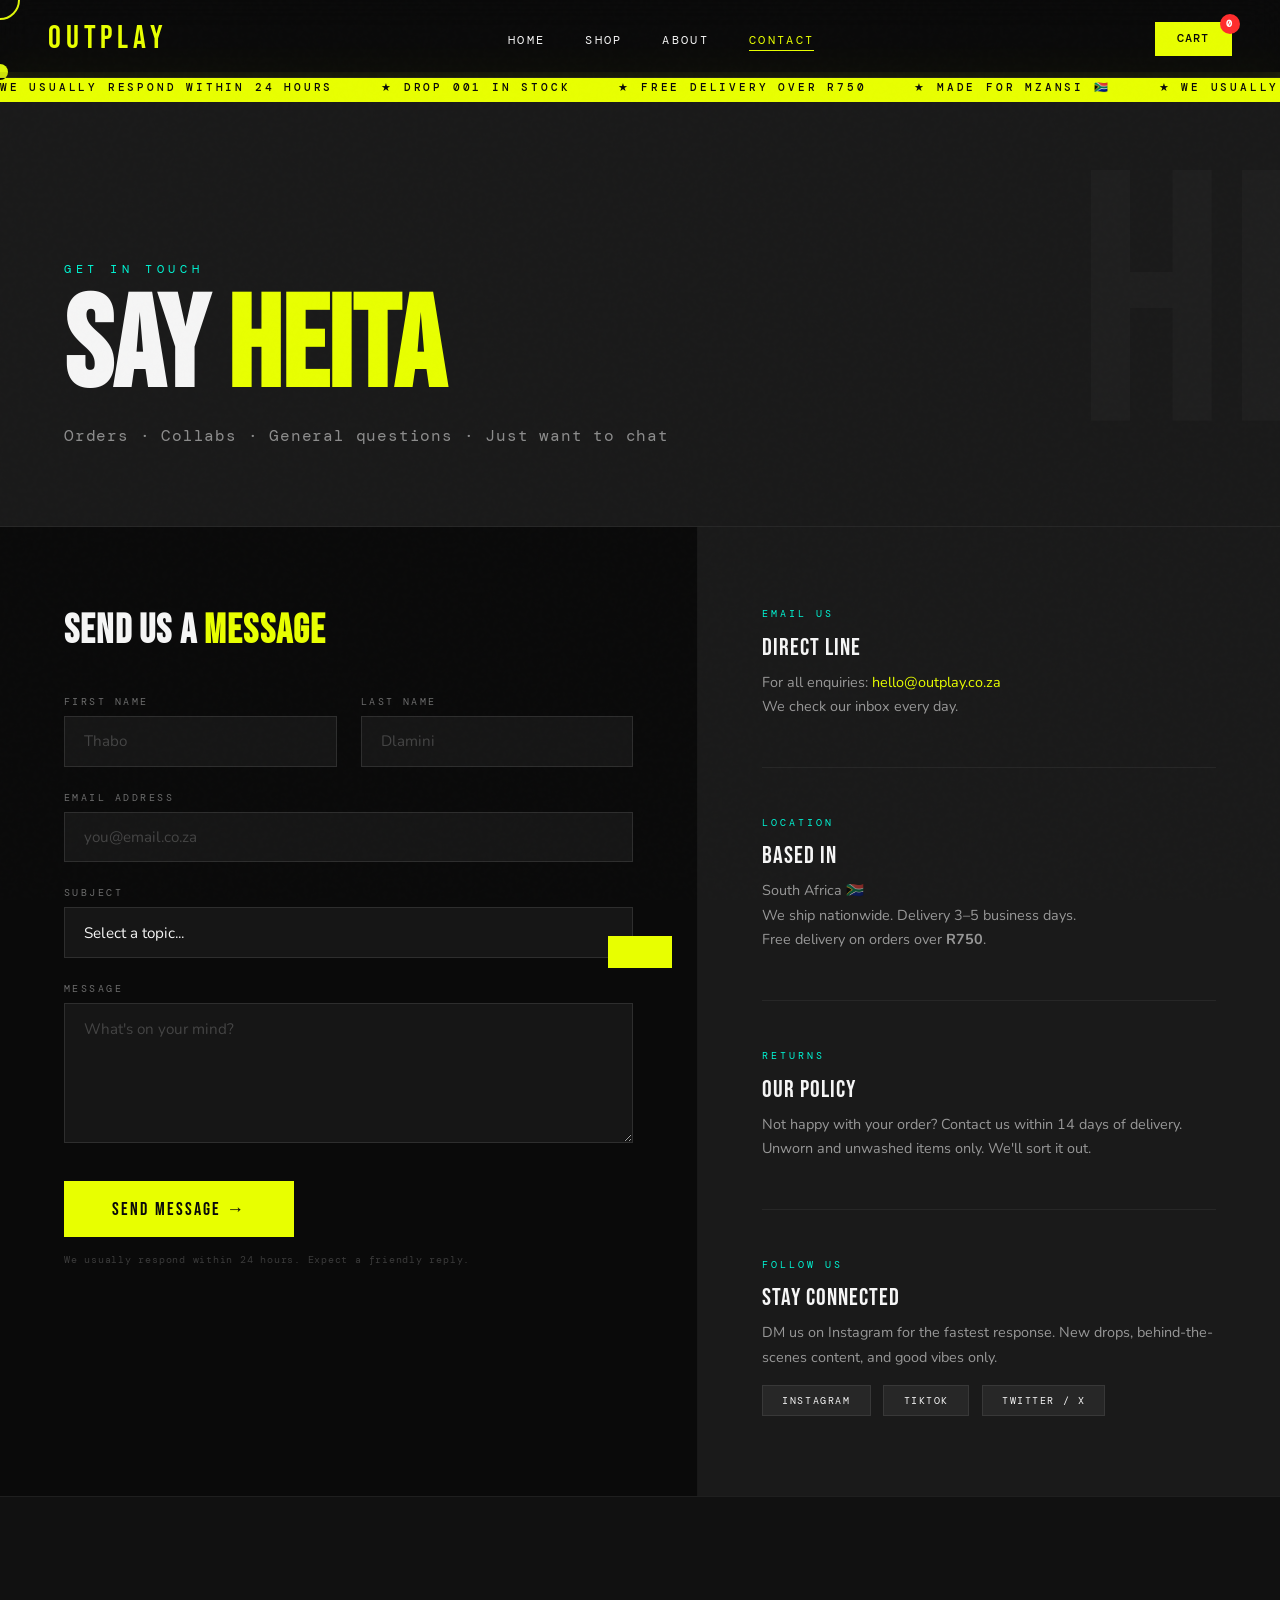
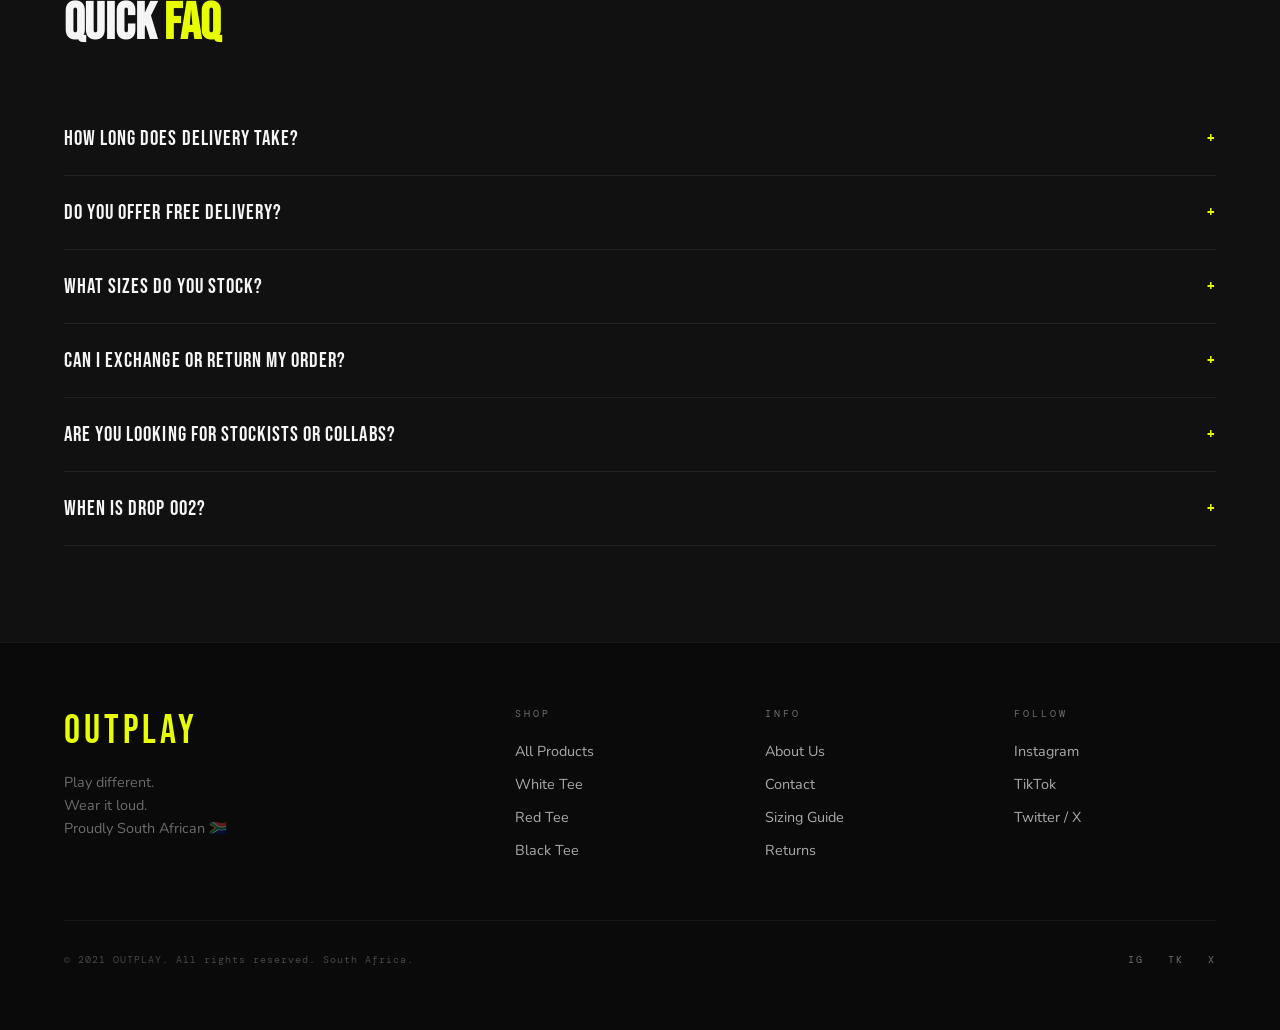
<file: contact.html>
<!DOCTYPE html>
<html lang="en">
<head>
  <meta charset="UTF-8" />
  <meta name="viewport" content="width=device-width, initial-scale=1.0" />
  <title>Contact — OUTPLAY</title>
  <link rel="stylesheet" href="shared.css" />
  <style>
    /* HERO */
    .contact-hero {
      padding: 10rem 4rem 5rem;
      background: var(--mid);
      border-bottom: 1px solid rgba(255,255,255,0.06);
      position: relative;
      overflow: hidden;
    }
    .contact-hero::after {
      content: 'HI';
      position: absolute;
      right: -1rem; top: 50%;
      transform: translateY(-50%);
      font-family: 'Bebas Neue', sans-serif;
      font-size: 28vw;
      color: rgba(255,255,255,0.025);
      line-height: 1;
      pointer-events: none;
    }
    .contact-hero-eyebrow {
      font-family: 'DM Mono', monospace;
      font-size: 0.72rem;
      letter-spacing: 0.4em;
      color: var(--cyan);
      text-transform: uppercase;
      margin-bottom: 1rem;
      opacity: 0;
      animation: fadeUp 0.7s 0.2s forwards;
    }
    .contact-hero-title {
      font-family: 'Bebas Neue', sans-serif;
      font-size: clamp(4.5rem, 10vw, 10rem);
      line-height: 0.88;
      opacity: 0;
      animation: fadeUp 0.7s 0.4s forwards;
    }
    .contact-hero-title .accent { color: var(--yellow); }
    .contact-hero-sub {
      font-size: 1rem;
      color: rgba(255,255,255,0.5);
      margin-top: 1.2rem;
      font-family: 'DM Mono', monospace;
      letter-spacing: 0.05em;
      opacity: 0;
      animation: fadeUp 0.7s 0.6s forwards;
    }

    /* MAIN LAYOUT */
    .contact-body {
      display: grid;
      grid-template-columns: 1.2fr 1fr;
      min-height: 70vh;
    }

    /* FORM SIDE */
    .contact-form-side {
      padding: 5rem 4rem;
      background: var(--black);
      border-right: 1px solid rgba(255,255,255,0.06);
    }
    .form-title {
      font-family: 'Bebas Neue', sans-serif;
      font-size: 2.5rem;
      margin-bottom: 2.5rem;
      letter-spacing: 0.03em;
    }
    .form-title .accent { color: var(--yellow); }

    .form-group { margin-bottom: 1.5rem; }
    .form-row { display: grid; grid-template-columns: 1fr 1fr; gap: 1.5rem; }
    .form-label {
      display: block;
      font-family: 'DM Mono', monospace;
      font-size: 0.62rem;
      letter-spacing: 0.25em;
      color: rgba(255,255,255,0.4);
      text-transform: uppercase;
      margin-bottom: 0.5rem;
    }
    .form-input, .form-select, .form-textarea {
      width: 100%;
      background: rgba(255,255,255,0.05);
      border: 1px solid rgba(255,255,255,0.1);
      color: var(--white);
      padding: 0.9rem 1.2rem;
      font-family: 'Nunito', sans-serif;
      font-size: 0.95rem;
      outline: none;
      transition: border-color 0.2s, background 0.2s;
      appearance: none;
    }
    .form-input:focus, .form-select:focus, .form-textarea:focus {
      border-color: var(--yellow);
      background: rgba(232,255,0,0.04);
    }
    .form-input::placeholder, .form-textarea::placeholder { color: rgba(255,255,255,0.2); }
    .form-select option { background: var(--dark); }
    .form-textarea { resize: vertical; min-height: 140px; }
    .form-submit {
      background: var(--yellow);
      color: var(--black);
      border: none;
      padding: 1.1rem 3rem;
      font-family: 'Bebas Neue', sans-serif;
      font-size: 1.1rem;
      letter-spacing: 0.12em;
      cursor: none;
      transition: background 0.2s, transform 0.15s;
      margin-top: 0.5rem;
    }
    .form-submit:hover { background: var(--cyan); transform: translateY(-2px); }
    .form-note {
      font-family: 'DM Mono', monospace;
      font-size: 0.6rem;
      color: rgba(255,255,255,0.2);
      letter-spacing: 0.08em;
      margin-top: 1rem;
    }

    /* SUCCESS STATE */
    .form-success {
      display: none;
      text-align: center;
      padding: 4rem 2rem;
    }
    .form-success.show { display: block; }
    .form-fields.hidden { display: none; }
    .success-icon { font-size: 4rem; margin-bottom: 1rem; }
    .success-title { font-family: 'Bebas Neue', sans-serif; font-size: 3rem; color: var(--yellow); margin-bottom: 1rem; }
    .success-body { color: rgba(255,255,255,0.6); font-size: 0.95rem; line-height: 1.7; }

    /* INFO SIDE */
    .contact-info-side {
      background: var(--mid);
      padding: 5rem 4rem;
      display: flex;
      flex-direction: column;
      gap: 3rem;
    }
    .info-block { }
    .info-label {
      font-family: 'DM Mono', monospace;
      font-size: 0.62rem;
      letter-spacing: 0.3em;
      color: var(--cyan);
      text-transform: uppercase;
      margin-bottom: 0.8rem;
    }
    .info-title {
      font-family: 'Bebas Neue', sans-serif;
      font-size: 1.5rem;
      margin-bottom: 0.5rem;
      letter-spacing: 0.04em;
    }
    .info-body {
      font-size: 0.9rem;
      color: rgba(255,255,255,0.55);
      line-height: 1.7;
    }
    .info-body a { color: var(--yellow); text-decoration: none; cursor: none; }
    .info-body a:hover { text-decoration: underline; }
    .info-divider { width: 100%; height: 1px; background: rgba(255,255,255,0.06); }

    /* SOCIAL BLOCK */
    .social-block { margin-top: auto; }
    .social-grid { display: flex; gap: 0.8rem; margin-top: 1rem; flex-wrap: wrap; }
    .social-pill {
      background: rgba(255,255,255,0.06);
      color: var(--white);
      text-decoration: none;
      padding: 0.5rem 1.2rem;
      font-family: 'DM Mono', monospace;
      font-size: 0.65rem;
      letter-spacing: 0.15em;
      text-transform: uppercase;
      border: 1px solid rgba(255,255,255,0.08);
      cursor: none;
      transition: background 0.2s, color 0.2s, border-color 0.2s;
    }
    .social-pill:hover { background: var(--yellow); color: var(--black); border-color: var(--yellow); }

    /* FAQ */
    .faq-section {
      padding: 6rem 4rem;
      background: var(--dark);
      border-top: 1px solid rgba(255,255,255,0.06);
    }
    .faq-title { font-family: 'Bebas Neue', sans-serif; font-size: clamp(2.5rem, 4vw, 4rem); margin-bottom: 3rem; }
    .faq-title .accent { color: var(--yellow); }
    .faq-item {
      border-bottom: 1px solid rgba(255,255,255,0.07);
    }
    .faq-question {
      width: 100%;
      background: none;
      border: none;
      color: var(--white);
      text-align: left;
      padding: 1.5rem 0;
      font-family: 'Bebas Neue', sans-serif;
      font-size: 1.3rem;
      letter-spacing: 0.05em;
      cursor: none;
      display: flex;
      justify-content: space-between;
      align-items: center;
      transition: color 0.2s;
    }
    .faq-question:hover { color: var(--yellow); }
    .faq-icon {
      font-size: 1.2rem;
      color: var(--yellow);
      transition: transform 0.3s;
      flex-shrink: 0;
    }
    .faq-item.open .faq-icon { transform: rotate(45deg); }
    .faq-answer {
      max-height: 0;
      overflow: hidden;
      transition: max-height 0.4s ease, padding 0.3s ease;
      font-size: 0.92rem;
      line-height: 1.8;
      color: rgba(255,255,255,0.55);
    }
    .faq-item.open .faq-answer { max-height: 300px; padding-bottom: 1.5rem; }

    @media(max-width:900px){
      .contact-hero{padding:8rem 1.5rem 3rem;}
      .contact-body{grid-template-columns:1fr;}
      .contact-form-side{padding:3rem 1.5rem;}
      .contact-info-side{padding:3rem 1.5rem;}
      .form-row{grid-template-columns:1fr;}
      .faq-section{padding:4rem 1.5rem;}
    }
  </style>
</head>
<body>
  <div class="cursor" id="cursor"></div>
  <div class="cursor-ring" id="cursorRing"></div>

  <nav>
    <a href="index.html" class="nav-logo">OUTPLAY</a>
    <ul class="nav-links">
      <li><a href="index.html">Home</a></li>
      <li><a href="shop.html">Shop</a></li>
      <li><a href="about.html">About</a></li>
      <li><a href="contact.html">Contact</a></li>
    </ul>
    <div class="nav-right">
      <button class="nav-cart" onclick="openCart()">CART <span class="cart-count" id="cartCount">0</span></button>
    </div>
  </nav>

  <div class="marquee-wrapper">
    <div class="marquee-track">
      <span>We usually respond within 24 hours</span><span>★ Drop 001 In Stock</span><span>★ Free delivery over R750</span><span>★ Made for Mzansi 🇿🇦</span>
      <span>★ We usually respond within 24 hours</span><span>★ Drop 001 In Stock</span><span>★ Free delivery over R750</span><span>★ Made for Mzansi 🇿🇦</span>
      <span>★ We usually respond within 24 hours</span><span>★ Drop 001 In Stock</span><span>★ Free delivery over R750</span><span>★ Made for Mzansi 🇿🇦</span>
    </div>
  </div>

  <div class="contact-hero">
    <p class="contact-hero-eyebrow">Get in Touch</p>
    <h1 class="contact-hero-title">SAY <span class="accent">HEITA</span></h1>
    <p class="contact-hero-sub">Orders · Collabs · General questions · Just want to chat</p>
  </div>

  <div class="contact-body">
    <!-- FORM -->
    <div class="contact-form-side">
      <h2 class="form-title reveal">SEND US A <span class="accent">MESSAGE</span></h2>
      <div class="form-fields">
        <div class="form-row">
          <div class="form-group">
            <label class="form-label">First Name</label>
            <input type="text" class="form-input" id="firstName" placeholder="Thabo" />
          </div>
          <div class="form-group">
            <label class="form-label">Last Name</label>
            <input type="text" class="form-input" id="lastName" placeholder="Dlamini" />
          </div>
        </div>
        <div class="form-group">
          <label class="form-label">Email Address</label>
          <input type="email" class="form-input" id="contactEmail" placeholder="you@email.co.za" />
        </div>
        <div class="form-group">
          <label class="form-label">Subject</label>
          <select class="form-select" id="subject">
            <option value="">Select a topic...</option>
            <option value="order">Order Enquiry</option>
            <option value="sizing">Sizing Help</option>
            <option value="wholesale">Wholesale / Stockists</option>
            <option value="collab">Collab / Partnership</option>
            <option value="media">Media / Press</option>
            <option value="other">Other</option>
          </select>
        </div>
        <div class="form-group">
          <label class="form-label">Message</label>
          <textarea class="form-textarea" id="message" placeholder="What's on your mind?"></textarea>
        </div>
        <button class="form-submit" onclick="submitForm()">SEND MESSAGE →</button>
        <p class="form-note">We usually respond within 24 hours. Expect a friendly reply.</p>
      </div>
      <div class="form-success" id="formSuccess">
        <div class="success-icon">✉️</div>
        <div class="success-title">Message Sent!</div>
        <p class="success-body">Eita! We got your message and will hit you back within 24 hours. Keep an eye on your inbox.</p>
        <br>
        <a href="shop.html" class="btn-primary" style="margin-top:1rem">Browse the Shop →</a>
      </div>
    </div>

    <!-- INFO -->
    <div class="contact-info-side">
      <div class="info-block reveal">
        <div class="info-label">Email Us</div>
        <div class="info-title">Direct Line</div>
        <p class="info-body">For all enquiries: <a href="mailto:hello@outplay.co.za">hello@outplay.co.za</a><br>We check our inbox every day.</p>
      </div>

      <div class="info-divider"></div>

      <div class="info-block reveal" style="transition-delay:.1s">
        <div class="info-label">Location</div>
        <div class="info-title">Based In</div>
        <p class="info-body">South Africa 🇿🇦<br>We ship nationwide. Delivery 3–5 business days.<br>Free delivery on orders over <strong>R750</strong>.</p>
      </div>

      <div class="info-divider"></div>

      <div class="info-block reveal" style="transition-delay:.2s">
        <div class="info-label">Returns</div>
        <div class="info-title">Our Policy</div>
        <p class="info-body">Not happy with your order? Contact us within 14 days of delivery. Unworn and unwashed items only. We'll sort it out.</p>
      </div>

      <div class="info-divider"></div>

      <div class="info-block reveal social-block" style="transition-delay:.3s">
        <div class="info-label">Follow Us</div>
        <div class="info-title">Stay Connected</div>
        <p class="info-body">DM us on Instagram for the fastest response. New drops, behind-the-scenes content, and good vibes only.</p>
        <div class="social-grid">
          <a href="#" class="social-pill">Instagram</a>
          <a href="#" class="social-pill">TikTok</a>
          <a href="#" class="social-pill">Twitter / X</a>
        </div>
      </div>
    </div>
  </div>

  <!-- FAQ -->
  <section class="faq-section">
    <h2 class="faq-title reveal">QUICK <span class="accent">FAQ</span></h2>
    <div class="faq-list">
      <div class="faq-item">
        <button class="faq-question" onclick="toggleFaq(this)">How long does delivery take? <span class="faq-icon">+</span></button>
        <div class="faq-answer">Standard delivery takes 3–5 business days across South Africa. We use reliable couriers and you'll receive a tracking number as soon as your order ships.</div>
      </div>
      <div class="faq-item">
        <button class="faq-question" onclick="toggleFaq(this)">Do you offer free delivery? <span class="faq-icon">+</span></button>
        <div class="faq-answer">Yes! All orders over R750 get free delivery. The Full Stack 3-Pack automatically qualifies. For orders under R750, a flat delivery fee applies.</div>
      </div>
      <div class="faq-item">
        <button class="faq-question" onclick="toggleFaq(this)">What sizes do you stock? <span class="faq-icon">+</span></button>
        <div class="faq-answer">Drop 001 comes in XS through 2XL depending on colourway. Check the sizing guide on the Shop page for exact measurements. Our tees are true to size — if you prefer an oversized look, size up one.</div>
      </div>
      <div class="faq-item">
        <button class="faq-question" onclick="toggleFaq(this)">Can I exchange or return my order? <span class="faq-icon">+</span></button>
        <div class="faq-answer">Absolutely. We accept returns and exchanges on unworn, unwashed items within 14 days of delivery. Just send us an email at hello@outplay.co.za with your order details and we'll guide you through it.</div>
      </div>
      <div class="faq-item">
        <button class="faq-question" onclick="toggleFaq(this)">Are you looking for stockists or collabs? <span class="faq-icon">+</span></button>
        <div class="faq-answer">Yes! We're actively looking to partner with the right people. Whether you're a boutique, a creative, or a content creator — if you believe in the brand, let's talk. Use the form above and select "Wholesale" or "Collab".</div>
      </div>
      <div class="faq-item">
        <button class="faq-question" onclick="toggleFaq(this)">When is Drop 002? <span class="faq-icon">+</span></button>
        <div class="faq-answer">We're working on it! Join the newsletter on the homepage to be the first to know when Drop 002 lands. We'll announce colourways and graphics before they go live.</div>
      </div>
    </div>
  </section>

  <footer>
    <div class="footer-top">
      <div><div class="footer-logo">OUTPLAY</div><p class="footer-tagline">Play different.<br>Wear it loud.<br>Proudly South African 🇿🇦</p></div>
      <div>
        <div class="footer-col-title">Shop</div>
        <ul class="footer-links">
          <li><a href="shop.html">All Products</a></li>
          <li><a href="shop.html">White Tee</a></li>
          <li><a href="shop.html">Red Tee</a></li>
          <li><a href="shop.html">Black Tee</a></li>
        </ul>
      </div>
      <div>
        <div class="footer-col-title">Info</div>
        <ul class="footer-links">
          <li><a href="about.html">About Us</a></li>
          <li><a href="contact.html">Contact</a></li>
          <li><a href="#">Sizing Guide</a></li>
          <li><a href="#">Returns</a></li>
        </ul>
      </div>
      <div>
        <div class="footer-col-title">Follow</div>
        <ul class="footer-links">
          <li><a href="#">Instagram</a></li>
          <li><a href="#">TikTok</a></li>
          <li><a href="#">Twitter / X</a></li>
        </ul>
      </div>
    </div>
    <div class="footer-bottom">
      <span class="footer-copy">© 2021 OUTPLAY. All rights reserved. South Africa.</span>
      <div class="social-links"><a href="#" class="social-link">IG</a><a href="#" class="social-link">TK</a><a href="#" class="social-link">X</a></div>
    </div>
  </footer>

  <div class="cart-overlay" id="cartOverlay" onclick="closeCart()"></div>
  <div class="cart-sidebar" id="cartSidebar">
    <div class="cart-header"><h2>YOUR CART</h2><button class="cart-close" onclick="closeCart()">✕</button></div>
    <div class="cart-items" id="cartItems"></div>
    <div class="cart-footer">
      <div class="cart-total"><span>TOTAL</span><span id="cartTotal">R0</span></div>
      <button class="checkout-btn" onclick="checkout()">CHECKOUT →</button>
    </div>
  </div>
  <div class="toast" id="toast"></div>

  <script src="shared.js"></script>
  <script>
    function submitForm() {
      const email = document.getElementById('contactEmail').value;
      const firstName = document.getElementById('firstName').value;
      const message = document.getElementById('message').value;
      if (!firstName) { showToast('Please enter your name'); return; }
      if (!email || !email.includes('@')) { showToast('Please enter a valid email'); return; }
      if (!message.trim()) { showToast('Please enter a message'); return; }
      document.querySelector('.form-fields').classList.add('hidden');
      document.getElementById('formSuccess').classList.add('show');
      window.reattachCursor?.();
    }

    function toggleFaq(btn) {
      const item = btn.closest('.faq-item');
      const isOpen = item.classList.contains('open');
      document.querySelectorAll('.faq-item.open').forEach(i => i.classList.remove('open'));
      if (!isOpen) item.classList.add('open');
    }
  </script>
</body>
</html>
</file>
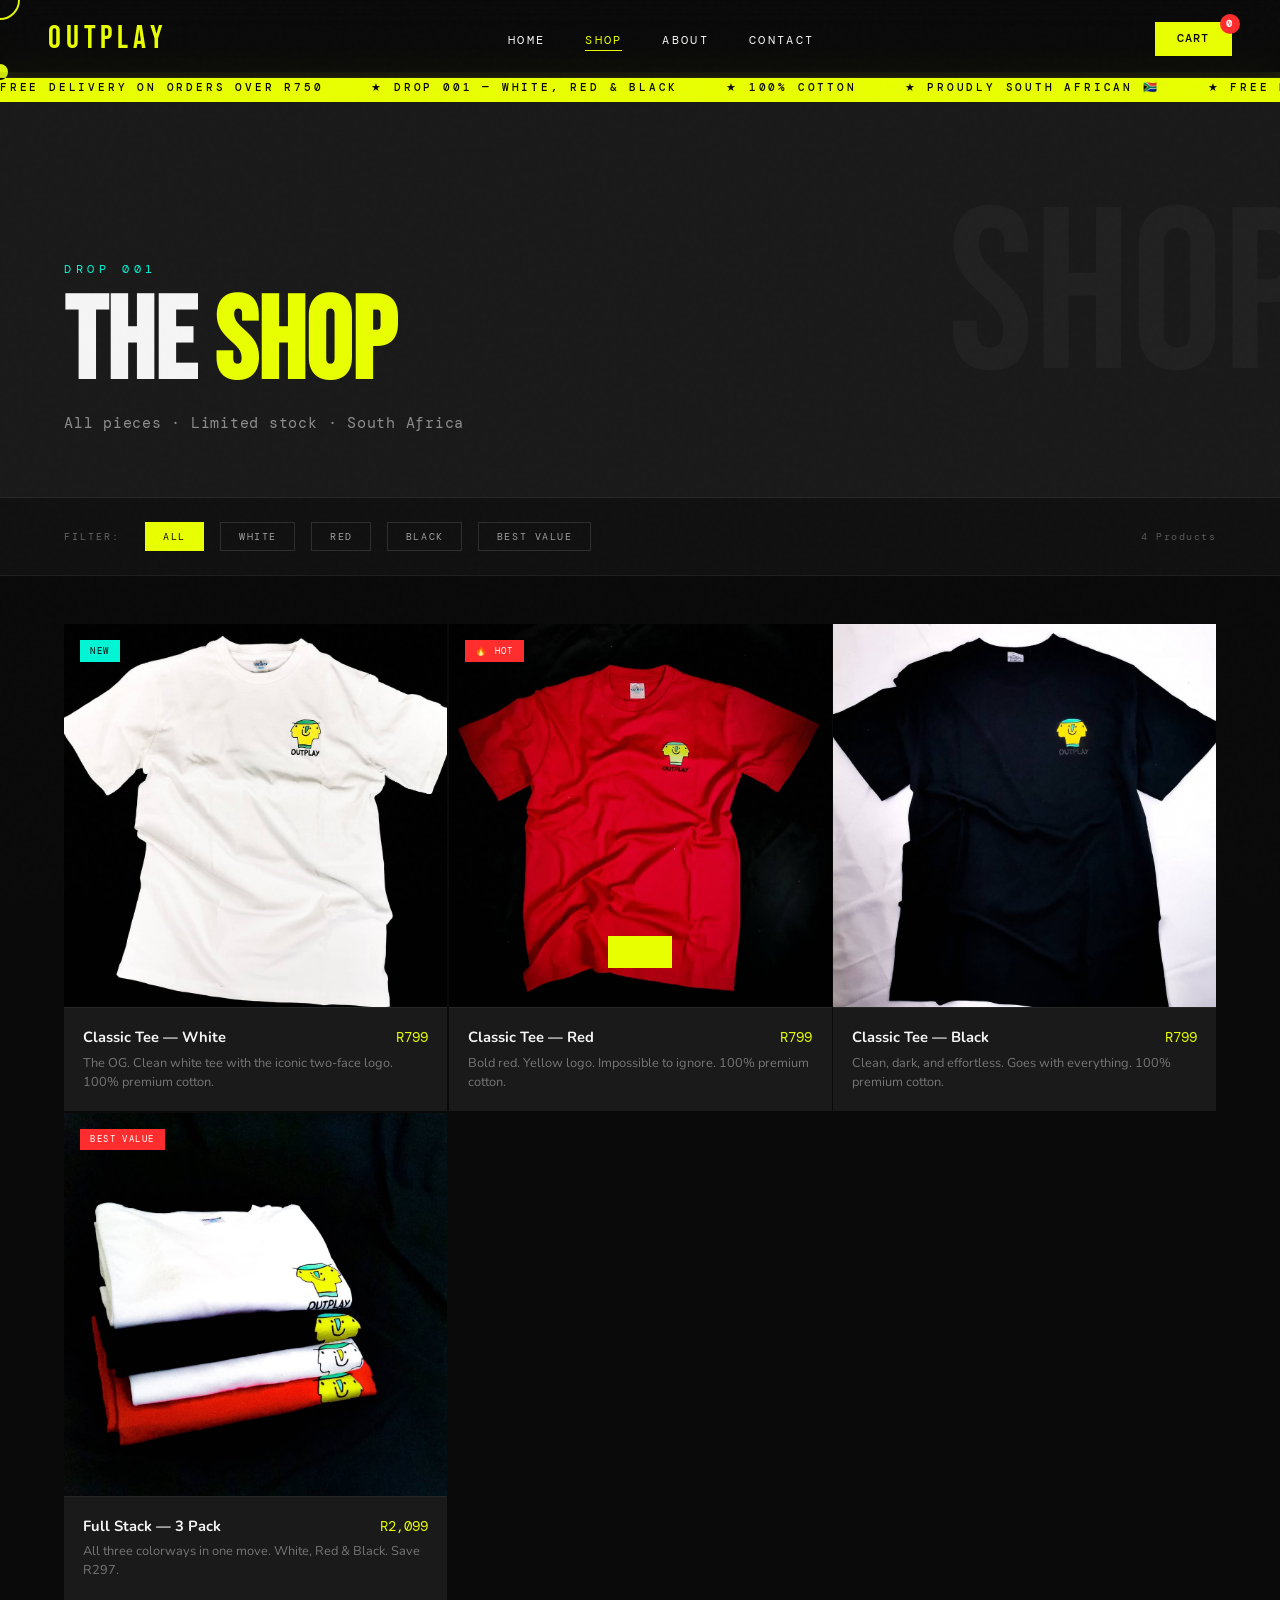
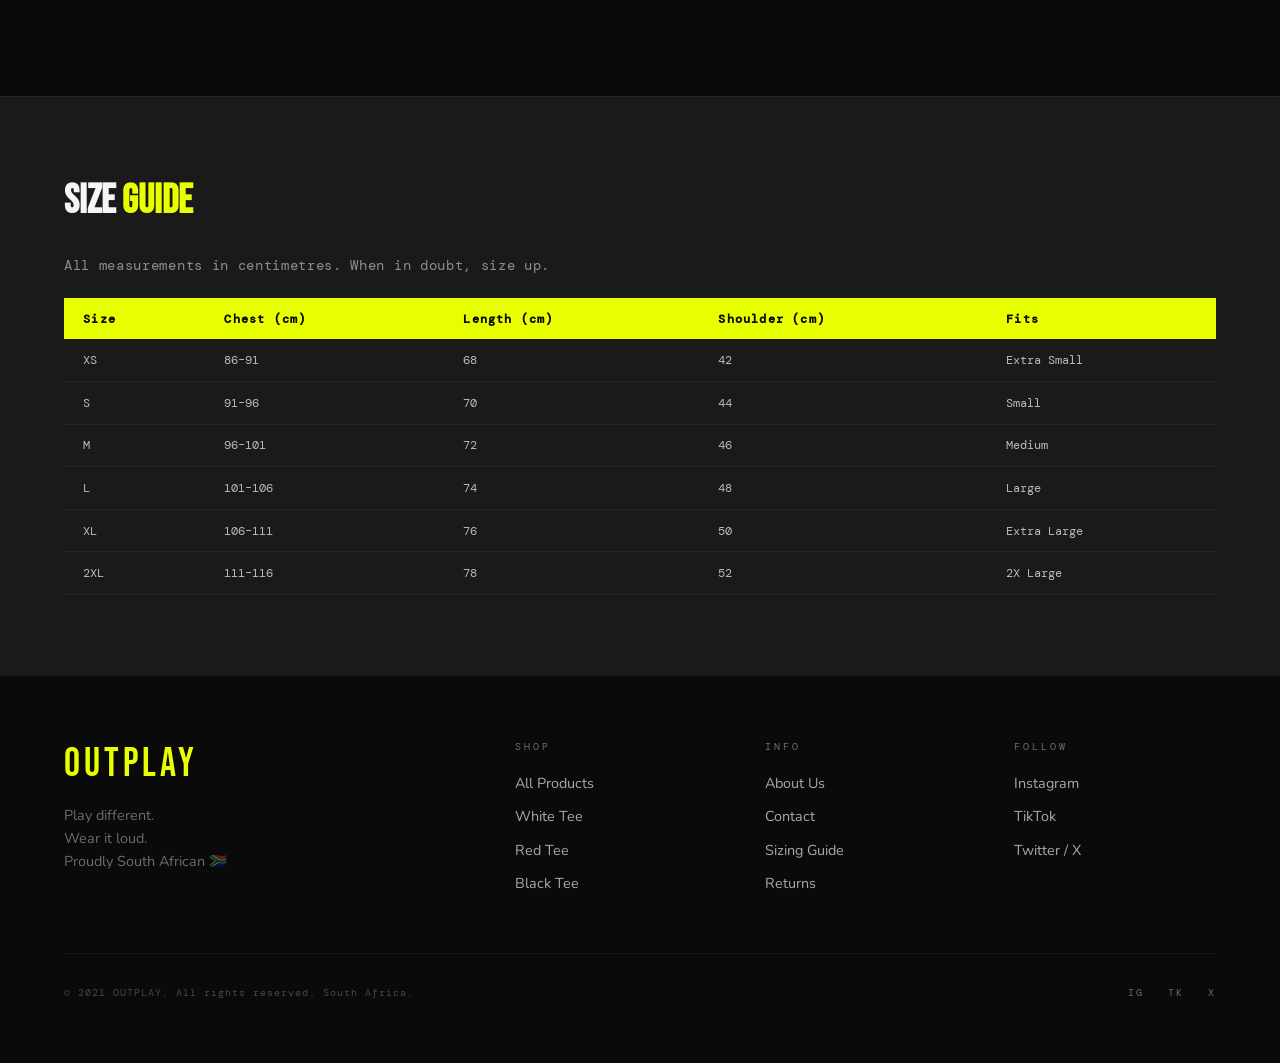
<file: shop.html>
<!DOCTYPE html>
<html lang="en">
<head>
  <meta charset="UTF-8" />
  <meta name="viewport" content="width=device-width, initial-scale=1.0" />
  <title>Shop — OUTPLAY</title>
  <link rel="stylesheet" href="shared.css" />
  <style>
    .page-hero {
      padding: 10rem 4rem 4rem;
      background: var(--mid);
      border-bottom: 1px solid rgba(255,255,255,0.06);
      position: relative;
      overflow: hidden;
    }
    .page-hero::after {
      content: 'SHOP';
      position: absolute;
      right: -2rem; top: 50%;
      transform: translateY(-50%);
      font-family: 'Bebas Neue', sans-serif;
      font-size: 18vw;
      color: rgba(255,255,255,0.03);
      line-height: 1;
      pointer-events: none;
    }
    .page-hero-eyebrow {
      font-family: 'DM Mono', monospace;
      font-size: 0.72rem;
      letter-spacing: 0.4em;
      color: var(--cyan);
      text-transform: uppercase;
      margin-bottom: 1rem;
      opacity: 0;
      animation: fadeUp 0.7s 0.2s forwards;
    }
    .page-hero-title {
      font-family: 'Bebas Neue', sans-serif;
      font-size: clamp(4rem, 9vw, 9rem);
      line-height: 0.9;
      opacity: 0;
      animation: fadeUp 0.7s 0.4s forwards;
    }
    .page-hero-title .accent { color: var(--yellow); }
    .page-hero-sub {
      font-size: 0.95rem;
      color: rgba(255,255,255,0.5);
      margin-top: 1rem;
      font-family: 'DM Mono', monospace;
      letter-spacing: 0.05em;
      opacity: 0;
      animation: fadeUp 0.7s 0.6s forwards;
    }

    /* FILTER BAR */
    .filter-bar {
      padding: 1.5rem 4rem;
      background: var(--dark);
      border-bottom: 1px solid rgba(255,255,255,0.06);
      display: flex;
      align-items: center;
      gap: 1rem;
      flex-wrap: wrap;
      position: sticky;
      top: 72px;
      z-index: 50;
    }
    .filter-label {
      font-family: 'DM Mono', monospace;
      font-size: 0.65rem;
      letter-spacing: 0.2em;
      color: rgba(255,255,255,0.35);
      text-transform: uppercase;
      margin-right: 0.5rem;
    }
    .filter-btn {
      background: transparent;
      border: 1px solid rgba(255,255,255,0.12);
      color: rgba(255,255,255,0.6);
      padding: 0.45rem 1.1rem;
      font-family: 'DM Mono', monospace;
      font-size: 0.65rem;
      letter-spacing: 0.15em;
      text-transform: uppercase;
      cursor: none;
      transition: all 0.2s;
    }
    .filter-btn:hover, .filter-btn.active { background: var(--yellow); color: var(--black); border-color: var(--yellow); }
    .filter-count {
      margin-left: auto;
      font-family: 'DM Mono', monospace;
      font-size: 0.62rem;
      letter-spacing: 0.15em;
      color: rgba(255,255,255,0.3);
    }

    /* GRID */
    .shop-grid-wrap { padding: 3rem 4rem 6rem; }
    .shop-grid {
      display: grid;
      grid-template-columns: repeat(auto-fill, minmax(300px, 1fr));
      gap: 1.5px;
    }
    .product-card { position: relative; background: var(--mid); overflow: hidden; cursor: none; }
    .product-img-wrap { aspect-ratio: 1; overflow: hidden; position: relative; }
    .product-img-wrap img { width: 100%; height: 100%; object-fit: cover; transition: transform 0.5s cubic-bezier(0.25,0.46,0.45,0.94); display: block; }
    .product-card:hover .product-img-wrap img { transform: scale(1.07); }
    .product-overlay { position: absolute; inset: 0; background: linear-gradient(to top, rgba(10,10,10,0.95) 0%, transparent 55%); opacity: 0; transition: opacity 0.4s; display: flex; flex-direction: column; justify-content: flex-end; padding: 1.5rem; }
    .product-card:hover .product-overlay { opacity: 1; }
    .product-sizes { display: flex; gap: 0.4rem; margin-bottom: 0.8rem; flex-wrap: wrap; }
    .size-chip { font-family: 'DM Mono', monospace; font-size: 0.6rem; letter-spacing: 0.1em; color: var(--black); background: var(--yellow); padding: 0.25rem 0.55rem; cursor: none; border: none; transition: background 0.15s; }
    .size-chip:hover, .size-chip.selected { background: var(--cyan); }
    .add-to-cart-btn { background: var(--yellow); color: var(--black); border: none; padding: 0.8rem; font-family: 'Bebas Neue', sans-serif; font-size: 1rem; letter-spacing: 0.1em; width: 100%; cursor: none; transition: background 0.2s; }
    .add-to-cart-btn:hover { background: var(--cyan); }
    .product-info { padding: 1.2rem; border-top: 1px solid rgba(255,255,255,0.06); }
    .product-info-top { display: flex; align-items: center; justify-content: space-between; margin-bottom: 0.4rem; }
    .product-name { font-weight: 700; font-size: 0.92rem; }
    .product-price { font-family: 'DM Mono', monospace; font-size: 0.88rem; color: var(--yellow); }
    .product-desc { font-size: 0.8rem; color: rgba(255,255,255,0.4); line-height: 1.5; }
    .product-tag { position: absolute; top: 1rem; left: 1rem; background: var(--red); color: white; font-family: 'DM Mono', monospace; font-size: 0.58rem; letter-spacing: 0.15em; padding: 0.3rem 0.65rem; text-transform: uppercase; z-index: 2; }
    .product-tag.new { background: var(--cyan); color: var(--black); }

    /* SIZING GUIDE */
    .sizing-section {
      background: var(--mid);
      padding: 5rem 4rem;
      border-top: 1px solid rgba(255,255,255,0.06);
    }
    .sizing-title { font-family: 'Bebas Neue', sans-serif; font-size: 2.5rem; margin-bottom: 2rem; }
    .sizing-title .accent { color: var(--yellow); }
    .sizing-table { width: 100%; border-collapse: collapse; font-family: 'DM Mono', monospace; font-size: 0.75rem; }
    .sizing-table th { background: var(--yellow); color: var(--black); padding: 0.8rem 1.2rem; text-align: left; letter-spacing: 0.1em; }
    .sizing-table td { padding: 0.8rem 1.2rem; border-bottom: 1px solid rgba(255,255,255,0.06); color: rgba(255,255,255,0.7); }
    .sizing-table tr:hover td { color: var(--white); background: rgba(255,255,255,0.03); }

    .no-results {
      text-align: center;
      padding: 6rem 2rem;
      font-family: 'Bebas Neue', sans-serif;
      font-size: 2rem;
      color: rgba(255,255,255,0.15);
    }

    @media(max-width:900px){
      .page-hero{padding:8rem 1.5rem 3rem;}
      .filter-bar{padding:1.2rem 1.5rem;}
      .shop-grid-wrap{padding:2rem 1.5rem 4rem;}
      .shop-grid{grid-template-columns:repeat(2,1fr);}
      .sizing-section{padding:3rem 1.5rem;}
    }
  </style>
</head>
<body>
  <div class="cursor" id="cursor"></div>
  <div class="cursor-ring" id="cursorRing"></div>

  <nav>
    <a href="index.html" class="nav-logo">OUTPLAY</a>
    <ul class="nav-links">
      <li><a href="index.html">Home</a></li>
      <li><a href="shop.html">Shop</a></li>
      <li><a href="about.html">About</a></li>
      <li><a href="contact.html">Contact</a></li>
    </ul>
    <div class="nav-right">
      <button class="nav-cart" onclick="openCart()">CART <span class="cart-count" id="cartCount">0</span></button>
    </div>
  </nav>

  <div class="marquee-wrapper">
    <div class="marquee-track">
      <span>Free delivery on orders over R750</span><span>★ Drop 001 — White, Red & Black</span><span>★ 100% Cotton</span><span>★ Proudly South African 🇿🇦</span>
      <span>★ Free delivery on orders over R750</span><span>★ Drop 001 — White, Red & Black</span><span>★ 100% Cotton</span><span>★ Proudly South African 🇿🇦</span>
      <span>★ Free delivery on orders over R750</span><span>★ Drop 001 — White, Red & Black</span><span>★ 100% Cotton</span><span>★ Proudly South African 🇿🇦</span>
    </div>
  </div>

  <div class="page-hero">
    <p class="page-hero-eyebrow">Drop 001</p>
    <h1 class="page-hero-title">THE <span class="accent">SHOP</span></h1>
    <p class="page-hero-sub">All pieces · Limited stock · South Africa</p>
  </div>

  <div class="filter-bar">
    <span class="filter-label">Filter:</span>
    <button class="filter-btn active" data-filter="all" onclick="filterProducts('all', this)">All</button>
    <button class="filter-btn" data-filter="white" onclick="filterProducts('white', this)">White</button>
    <button class="filter-btn" data-filter="red" onclick="filterProducts('red', this)">Red</button>
    <button class="filter-btn" data-filter="black" onclick="filterProducts('black', this)">Black</button>
    <button class="filter-btn" data-filter="deal" onclick="filterProducts('deal', this)">Best Value</button>
    <span class="filter-count" id="filterCount">4 Products</span>
  </div>

  <div class="shop-grid-wrap">
    <div class="shop-grid" id="shopGrid"></div>
  </div>

  <div class="sizing-section">
    <h2 class="sizing-title reveal">SIZE <span class="accent">GUIDE</span></h2>
    <p style="color:rgba(255,255,255,0.5);font-size:0.85rem;margin-bottom:1.5rem;font-family:'DM Mono',monospace;letter-spacing:0.05em">All measurements in centimetres. When in doubt, size up.</p>
    <div style="overflow-x:auto">
      <table class="sizing-table">
        <thead>
          <tr>
            <th>Size</th>
            <th>Chest (cm)</th>
            <th>Length (cm)</th>
            <th>Shoulder (cm)</th>
            <th>Fits</th>
          </tr>
        </thead>
        <tbody>
          <tr><td>XS</td><td>86–91</td><td>68</td><td>42</td><td>Extra Small</td></tr>
          <tr><td>S</td><td>91–96</td><td>70</td><td>44</td><td>Small</td></tr>
          <tr><td>M</td><td>96–101</td><td>72</td><td>46</td><td>Medium</td></tr>
          <tr><td>L</td><td>101–106</td><td>74</td><td>48</td><td>Large</td></tr>
          <tr><td>XL</td><td>106–111</td><td>76</td><td>50</td><td>Extra Large</td></tr>
          <tr><td>2XL</td><td>111–116</td><td>78</td><td>52</td><td>2X Large</td></tr>
        </tbody>
      </table>
    </div>
  </div>

  <footer>
    <div class="footer-top">
      <div><div class="footer-logo">OUTPLAY</div><p class="footer-tagline">Play different.<br>Wear it loud.<br>Proudly South African 🇿🇦</p></div>
      <div>
        <div class="footer-col-title">Shop</div>
        <ul class="footer-links">
          <li><a href="shop.html">All Products</a></li>
          <li><a href="shop.html">White Tee</a></li>
          <li><a href="shop.html">Red Tee</a></li>
          <li><a href="shop.html">Black Tee</a></li>
        </ul>
      </div>
      <div>
        <div class="footer-col-title">Info</div>
        <ul class="footer-links">
          <li><a href="about.html">About Us</a></li>
          <li><a href="contact.html">Contact</a></li>
          <li><a href="#">Sizing Guide</a></li>
          <li><a href="#">Returns</a></li>
        </ul>
      </div>
      <div>
        <div class="footer-col-title">Follow</div>
        <ul class="footer-links">
          <li><a href="#">Instagram</a></li>
          <li><a href="#">TikTok</a></li>
          <li><a href="#">Twitter / X</a></li>
        </ul>
      </div>
    </div>
    <div class="footer-bottom">
      <span class="footer-copy">© 2021 OUTPLAY. All rights reserved. South Africa.</span>
      <div class="social-links"><a href="#" class="social-link">IG</a><a href="#" class="social-link">TK</a><a href="#" class="social-link">X</a></div>
    </div>
  </footer>

  <div class="cart-overlay" id="cartOverlay" onclick="closeCart()"></div>
  <div class="cart-sidebar" id="cartSidebar">
    <div class="cart-header"><h2>YOUR CART</h2><button class="cart-close" onclick="closeCart()">✕</button></div>
    <div class="cart-items" id="cartItems"></div>
    <div class="cart-footer">
      <div class="cart-total"><span>TOTAL</span><span id="cartTotal">R0</span></div>
      <button class="checkout-btn" onclick="checkout()">CHECKOUT →</button>
    </div>
  </div>
  <div class="toast" id="toast"></div>

  <script src="shared.js"></script>
  <script>
    const selectedSizes = {};
    let currentFilter = 'all';

    function renderShop(filter) {
      const grid = document.getElementById('shopGrid');
      grid.innerHTML = '';
      const filtered = filter === 'all' ? PRODUCTS : PRODUCTS.filter(p => {
        if (filter === 'deal') return p.tag === 'deal';
        return p.color === filter;
      });
      document.getElementById('filterCount').textContent = `${filtered.length} Product${filtered.length!==1?'s':''}`;
      if (filtered.length === 0) {
        grid.innerHTML = '<div class="no-results" style="grid-column:1/-1">NO PRODUCTS FOUND</div>';
        return;
      }
      filtered.forEach((p, i) => {
        const card = document.createElement('div');
        card.className = 'product-card reveal';
        card.style.transitionDelay = `${i*0.07}s`;
        card.innerHTML = `
          ${p.tag ? `<div class="product-tag ${p.tag==='new'?'new':''}">${p.tagLabel}</div>` : ''}
          <div class="product-img-wrap">
            <img src="${p.images[0]}" alt="${p.name}" loading="lazy"/>
            <div class="product-overlay">
              <div class="product-sizes">${p.sizes.map(s=>`<button class="size-chip" onclick="selectSize(event,${p.id},'${s}')" data-size="${s}">${s}</button>`).join('')}</div>
              <button class="add-to-cart-btn" onclick="quickAdd(${p.id})">ADD TO CART</button>
            </div>
          </div>
          <div class="product-info">
            <div class="product-info-top">
              <span class="product-name">${p.name}</span>
              <span class="product-price">${formatZAR(p.price)}</span>
            </div>
            <p class="product-desc">${p.desc}</p>
          </div>`;
        grid.appendChild(card);
      });
      initReveal();
      window.reattachCursor?.();
    }

    function filterProducts(filter, btn) {
      currentFilter = filter;
      document.querySelectorAll('.filter-btn').forEach(b => b.classList.remove('active'));
      btn.classList.add('active');
      renderShop(filter);
    }

    function selectSize(e, pid, size) {
      selectedSizes[pid] = size;
      e.target.closest('.product-sizes').querySelectorAll('.size-chip').forEach(c => c.classList.toggle('selected', c.dataset.size===size));
    }
    function quickAdd(pid) {
      const p = PRODUCTS.find(x => x.id===pid);
      addToCart(pid, selectedSizes[pid] || p.sizes[Math.floor(p.sizes.length/2)]);
    }

    renderShop('all');
  </script>
</body>
</html>
</file>
<file: shared.css>
@import url('https://fonts.googleapis.com/css2?family=Bebas+Neue&family=DM+Mono:wght@400;500&family=Nunito:wght@400;700;900&display=swap');

:root {
  --yellow: #e8ff00;
  --cyan: #00f5d4;
  --red: #ff2d2d;
  --black: #0a0a0a;
  --dark: #111111;
  --mid: #1a1a1a;
  --white: #f5f5f5;
  --grey: #333333;
}

*, *::before, *::after { box-sizing: border-box; margin: 0; padding: 0; }
html { scroll-behavior: smooth; }

body {
  background: var(--black);
  color: var(--white);
  font-family: 'Nunito', sans-serif;
  overflow-x: hidden;
  cursor: none;
}

/*NOISE*/
body::before {
  content: '';
  position: fixed;
  inset: 0;
  background-image: url("data:image/svg+xml,%3Csvg viewBox='0 0 200 200' xmlns='http://www.w3.org/2000/svg'%3E%3Cfilter id='noise'%3E%3CfeTurbulence type='fractalNoise' baseFrequency='0.9' numOctaves='4' stitchTiles='stitch'/%3E%3C/filter%3E%3Crect width='100%25' height='100%25' filter='url(%23noise)' opacity='0.04'/%3E%3C/svg%3E");
  pointer-events: none;
  z-index: 9997;
  opacity: 0.3;
}

/*CURSOR*/
.cursor {
  position: fixed;
  width: 16px; height: 16px;
  background: var(--yellow);
  border-radius: 50%;
  pointer-events: none;
  z-index: 9999;
  transform: translate(-50%, -50%);
  transition: width 0.2s ease, height 0.2s ease;
  mix-blend-mode: difference;
}
.cursor-ring {
  position: fixed;
  width: 40px; height: 40px;
  border: 2px solid var(--yellow);
  border-radius: 50%;
  pointer-events: none;
  z-index: 9998;
  transform: translate(-50%, -50%);
  transition: all 0.15s ease;
  mix-blend-mode: difference;
}
.cursor.hover { width: 30px; height: 30px; }
.cursor-ring.hover { width: 60px; height: 60px; border-color: var(--cyan); }

/*NAV*/
nav {
  position: fixed;
  top: 0; left: 0; right: 0;
  z-index: 200;
  display: flex;
  align-items: center;
  justify-content: space-between;
  padding: 1.2rem 3rem;
  background: rgba(10,10,10,0.9);
  backdrop-filter: blur(16px);
  border-bottom: 1px solid rgba(255,255,255,0.06);
}
.nav-logo {
  font-family: 'Bebas Neue', sans-serif;
  font-size: 2rem;
  letter-spacing: 0.15em;
  color: var(--yellow);
  text-decoration: none;
}
.nav-links { display: flex; gap: 2.5rem; list-style: none; }
.nav-links a {
  font-family: 'DM Mono', monospace;
  font-size: 0.72rem;
  letter-spacing: 0.2em;
  color: var(--white);
  text-decoration: none;
  text-transform: uppercase;
  transition: color 0.2s;
  position: relative;
}
.nav-links a::after {
  content: '';
  position: absolute;
  bottom: -3px; left: 0;
  width: 0; height: 1px;
  background: var(--yellow);
  transition: width 0.2s;
}
.nav-links a:hover::after, .nav-links a.active::after { width: 100%; }
.nav-links a:hover, .nav-links a.active { color: var(--yellow); }
.nav-right { display: flex; align-items: center; gap: 1rem; }
.nav-cart {
  position: relative;
  background: var(--yellow);
  color: var(--black);
  border: none;
  padding: 0.6rem 1.4rem;
  font-family: 'DM Mono', monospace;
  font-size: 0.72rem;
  font-weight: 500;
  letter-spacing: 0.1em;
  cursor: none;
  transition: background 0.2s, transform 0.1s;
}
.nav-cart:hover { background: var(--cyan); transform: scale(1.04); }
.cart-count {
  position: absolute;
  top: -8px; right: -8px;
  background: var(--red);
  color: white;
  width: 20px; height: 20px;
  border-radius: 50%;
  display: flex;
  align-items: center;
  justify-content: center;
  font-size: 0.6rem;
  font-weight: 900;
}

/*MARQUEE*/
.marquee-wrapper {
  margin-top: 72px;
  overflow: hidden;
  background: var(--yellow);
  padding: 0.5rem 0;
}
.marquee-track {
  display: flex;
  gap: 3rem;
  white-space: nowrap;
  animation: marquee 22s linear infinite;
}
.marquee-track span {
  font-family: 'DM Mono', monospace;
  font-size: 0.7rem;
  font-weight: 500;
  letter-spacing: 0.25em;
  text-transform: uppercase;
  color: var(--black);
  flex-shrink: 0;
}
@keyframes marquee { from { transform: translateX(0); } to { transform: translateX(-50%); } }

/*BUTTONS*/
.btn-primary {
  background: var(--yellow);
  color: var(--black);
  border: none;
  padding: 1rem 2.5rem;
  font-family: 'Bebas Neue', sans-serif;
  font-size: 1.1rem;
  letter-spacing: 0.12em;
  cursor: none;
  display: inline-block;
  text-decoration: none;
  text-align: center;
  transition: background 0.2s, transform 0.15s;
}
.btn-primary:hover { background: var(--cyan); transform: translateY(-2px); }
.btn-outline {
  background: transparent;
  color: var(--white);
  border: 1.5px solid rgba(255,255,255,0.3);
  padding: 1rem 2rem;
  font-family: 'Bebas Neue', sans-serif;
  font-size: 1.1rem;
  letter-spacing: 0.12em;
  cursor: none;
  display: inline-block;
  text-decoration: none;
  text-align: center;
  transition: border-color 0.2s, color 0.2s, transform 0.15s;
}
.btn-outline:hover { border-color: var(--yellow); color: var(--yellow); transform: translateY(-2px); }

/*CART SIDEBAR*/
.cart-overlay {
  position: fixed;
  inset: 0;
  background: rgba(0,0,0,0.7);
  z-index: 500;
  opacity: 0;
  pointer-events: none;
  transition: opacity 0.3s;
}
.cart-overlay.open { opacity: 1; pointer-events: all; }
.cart-sidebar {
  position: fixed;
  top: 0; right: -460px;
  width: 460px;
  height: 100vh;
  background: var(--dark);
  z-index: 501;
  display: flex;
  flex-direction: column;
  transition: right 0.4s cubic-bezier(0.25, 0.46, 0.45, 0.94);
  border-left: 1px solid rgba(255,255,255,0.08);
}
.cart-sidebar.open { right: 0; }
.cart-header {
  padding: 2rem;
  border-bottom: 1px solid rgba(255,255,255,0.08);
  display: flex;
  justify-content: space-between;
  align-items: center;
}
.cart-header h2 {
  font-family: 'Bebas Neue', sans-serif;
  font-size: 1.8rem;
  letter-spacing: 0.08em;
}
.cart-close {
  background: none;
  border: none;
  color: var(--white);
  font-size: 1.5rem;
  cursor: none;
  transition: color 0.2s;
  line-height: 1;
}
.cart-close:hover { color: var(--yellow); }
.cart-items { flex: 1; overflow-y: auto; padding: 1.5rem; }
.cart-item {
  display: flex;
  gap: 1rem;
  padding: 1rem 0;
  border-bottom: 1px solid rgba(255,255,255,0.06);
  animation: fadeUp 0.3s ease;
}
.cart-item-img { width: 80px; height: 80px; object-fit: cover; flex-shrink: 0; }
.cart-item-details { flex: 1; }
.cart-item-name { font-weight: 700; font-size: 0.88rem; margin-bottom: 0.2rem; }
.cart-item-meta { font-family: 'DM Mono', monospace; font-size: 0.62rem; color: rgba(255,255,255,0.4); letter-spacing: 0.1em; }
.cart-item-price { font-family: 'DM Mono', monospace; font-size: 0.85rem; color: var(--yellow); margin-top: 0.5rem; }
.cart-item-remove {
  background: none; border: none;
  color: rgba(255,255,255,0.3);
  cursor: none;
  font-size: 1rem;
  align-self: flex-start;
  transition: color 0.2s;
}
.cart-item-remove:hover { color: var(--red); }
.cart-empty {
  text-align: center;
  padding: 4rem 2rem;
  color: rgba(255,255,255,0.3);
  font-family: 'DM Mono', monospace;
  font-size: 0.75rem;
  letter-spacing: 0.1em;
}
.cart-empty .empty-icon { font-size: 3rem; margin-bottom: 1rem; }
.cart-footer { padding: 2rem; border-top: 1px solid rgba(255,255,255,0.08); }
.cart-total {
  display: flex;
  justify-content: space-between;
  align-items: center;
  margin-bottom: 1.5rem;
  font-family: 'Bebas Neue', sans-serif;
  font-size: 1.3rem;
  letter-spacing: 0.08em;
}
.cart-total span:last-child { color: var(--yellow); }
.checkout-btn {
  width: 100%;
  background: var(--yellow);
  color: var(--black);
  border: none;
  padding: 1.2rem;
  font-family: 'Bebas Neue', sans-serif;
  font-size: 1.1rem;
  letter-spacing: 0.12em;
  cursor: none;
  transition: background 0.2s;
}
.checkout-btn:hover { background: var(--cyan); }

/*TOAST*/
.toast {
  position: fixed;
  bottom: 2rem; left: 50%;
  transform: translateX(-50%) translateY(100px);
  background: var(--yellow);
  color: var(--black);
  padding: 1rem 2rem;
  font-family: 'Bebas Neue', sans-serif;
  font-size: 1rem;
  letter-spacing: 0.1em;
  z-index: 9999;
  transition: transform 0.4s cubic-bezier(0.34, 1.56, 0.64, 1);
  white-space: nowrap;
}
.toast.show { transform: translateX(-50%) translateY(0); }

/*FOOTER */
footer {
  background: var(--black);
  border-top: 1px solid rgba(255,255,255,0.06);
  padding: 4rem;
}
.footer-top {
  display: grid;
  grid-template-columns: 2fr 1fr 1fr 1fr;
  gap: 3rem;
  padding-bottom: 3rem;
  border-bottom: 1px solid rgba(255,255,255,0.06);
}
.footer-logo {
  font-family: 'Bebas Neue', sans-serif;
  font-size: 2.5rem;
  color: var(--yellow);
  letter-spacing: 0.1em;
  margin-bottom: 1rem;
}
.footer-tagline { font-size: 0.9rem; color: rgba(255,255,255,0.4); line-height: 1.6; }
.footer-col-title {
  font-family: 'DM Mono', monospace;
  font-size: 0.62rem;
  letter-spacing: 0.3em;
  text-transform: uppercase;
  color: rgba(255,255,255,0.4);
  margin-bottom: 1.2rem;
}
.footer-links { list-style: none; }
.footer-links li { margin-bottom: 0.7rem; }
.footer-links a {
  color: rgba(255,255,255,0.65);
  text-decoration: none;
  font-size: 0.9rem;
  transition: color 0.2s;
  cursor: none;
}
.footer-links a:hover { color: var(--yellow); }
.footer-bottom {
  display: flex;
  justify-content: space-between;
  align-items: center;
  padding-top: 2rem;
}
.footer-copy { font-family: 'DM Mono', monospace; font-size: 0.62rem; letter-spacing: 0.1em; color: rgba(255,255,255,0.25); }
.social-links { display: flex; gap: 1.5rem; }
.social-link {
  font-family: 'DM Mono', monospace;
  font-size: 0.65rem;
  letter-spacing: 0.2em;
  color: rgba(255,255,255,0.4);
  text-decoration: none;
  text-transform: uppercase;
  transition: color 0.2s;
  cursor: none;
}
.social-link:hover { color: var(--yellow); }

/*REVEAL*/
.reveal {
  opacity: 0;
  transform: translateY(40px);
  transition: opacity 0.7s ease, transform 0.7s ease;
}
.reveal.visible { opacity: 1; transform: translateY(0); }

/*SCROLLBAR*/
::-webkit-scrollbar { width: 4px; }
::-webkit-scrollbar-track { background: var(--black); }
::-webkit-scrollbar-thumb { background: var(--yellow); }

/**/
@keyframes fadeUp {
  from { opacity: 0; transform: translateY(30px); }
  to { opacity: 1; transform: translateY(0); }
}
@keyframes float {
  0%, 100% { transform: rotate(-3deg) translateY(0); }
  50% { transform: rotate(-3deg) translateY(-8px); }
}

/*SECTION HEADERS*/
.section-header {
  display: flex;
  align-items: flex-end;
  justify-content: space-between;
  padding: 4rem 4rem 2rem;
}
.section-title {
  font-family: 'Bebas Neue', sans-serif;
  font-size: clamp(3rem, 5vw, 5rem);
  line-height: 0.9;
}
.section-title .accent { color: var(--yellow); }
.section-title .accent2 { color: var(--cyan); }
.view-all {
  font-family: 'DM Mono', monospace;
  font-size: 0.72rem;
  letter-spacing: 0.2em;
  color: var(--cyan);
  text-transform: uppercase;
  text-decoration: none;
  border-bottom: 1px solid currentColor;
  padding-bottom: 2px;
  cursor: none;
  transition: color 0.2s;
}
.view-all:hover { color: var(--yellow); }

/*RESPONSIVE*/
@media (max-width: 900px) {
  nav { padding: 1rem 1.5rem; }
  .nav-links { display: none; }
  footer { padding: 2rem; }
  .footer-top { grid-template-columns: 1fr 1fr; gap: 2rem; }
  .section-header { padding: 3rem 1.5rem 1.5rem; }
  .cart-sidebar { width: 100%; right: -100%; }
}
</file>
